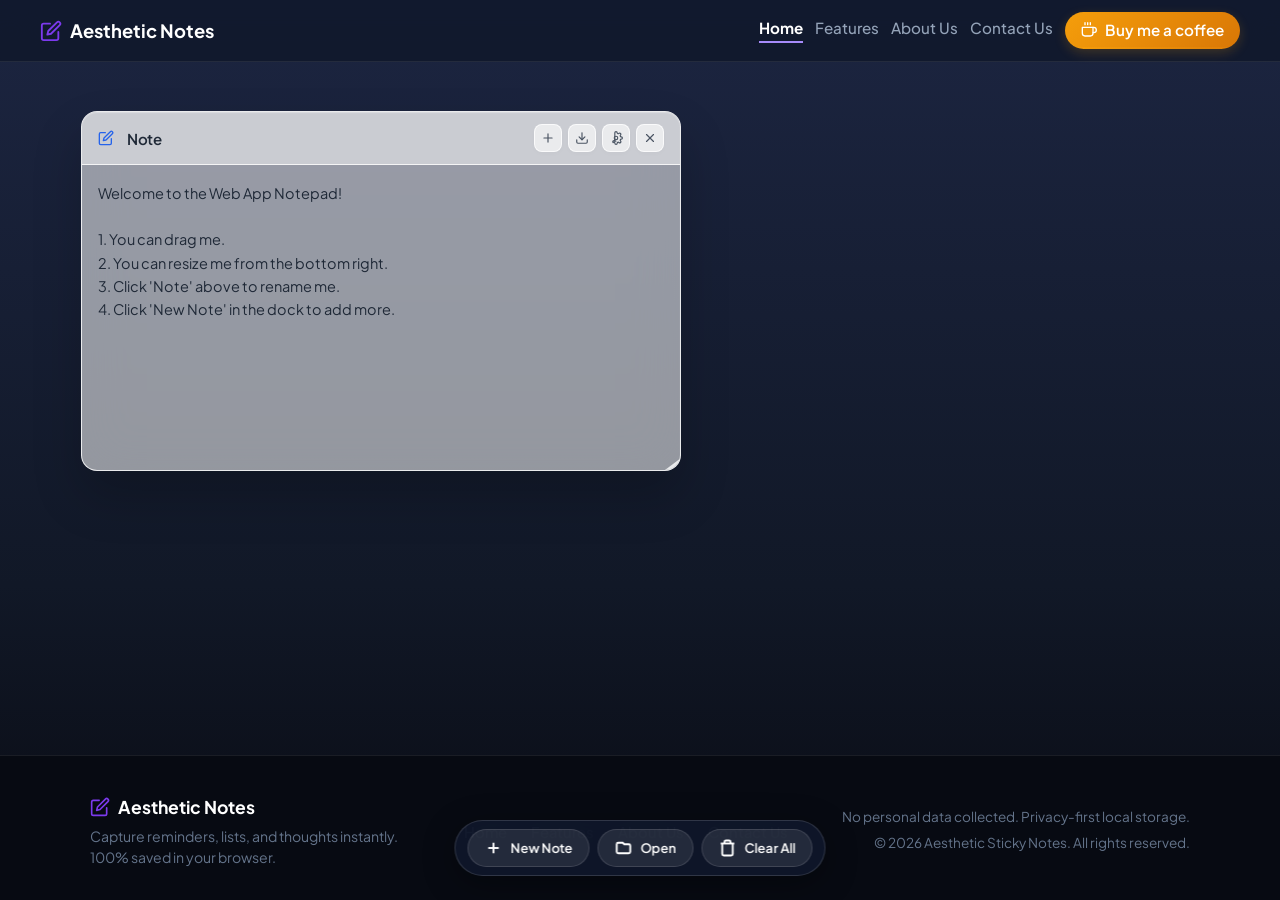
<file: index.html>
<!DOCTYPE html>
<html lang="en">

<head>
    <meta charset="UTF-8">
    <meta name="viewport" content="width=device-width, initial-scale=1.0">
    <title>Free Online Sticky Notes – Aesthetic Sticky Notes</title>
    <meta name="google-site-verification" content="dnOB3IUpmsE20xTmhNJlP-fs8zDy1hXH0RvNmnJIQGU" />
    <meta name="description"
        content="Create free online sticky notes instantly. Add, edit, drag, resize and organize notes directly in your browser. No signup or installation required.">
    <meta name="keywords"
        content="sticky notes app, online sticky notes, browser notepad, digital sticky notes, note taking web app, local note storage">
    <meta name="robots" content="index, follow">
    <meta name="author" content="Aesthetic Sticky Notes">
    <meta name="theme-color" content="#4c1d95">
    <link rel="canonical" href="https://get-sticky-notes.netlify.app/">
    <link rel="robots" href="robots.txt">

    <meta property="og:title" content="Get Sticky Notes | Free Online Sticky Notes App">
    <meta property="og:description"
        content="Use browser-based sticky notes to create quick reminders, to-do lists, and ideas instantly. No account, no install, no cloud needed.">
    <meta property="og:url" content="https://get-sticky-notes.netlify.app/">
    <meta property="og:type" content="website">
    <meta property="og:site_name" content="Aesthetic Sticky Notes">
    <meta property="og:image" content="https://get-sticky-notes.netlify.app/og-image.svg">
    <meta name="twitter:card" content="summary_large_image">
    <meta name="twitter:title" content="Get Sticky Notes | Free Online Sticky Notes App">
    <meta name="twitter:description"
        content="Create, drag, and save browser sticky notes instantly. A free online notepad that keeps notes locally with no login required.">
    <meta name="twitter:image" content="https://get-sticky-notes.netlify.app/og-image.svg">

    <script type="application/ld+json">
        {
            "@context": "https://schema.org",
            "@type": "SoftwareApplication",
            "name": "Aesthetic Sticky Notes",
            "url": "https://get-sticky-notes.netlify.app/",
            "description": "Free online sticky notes for creating, organizing, dragging and resizing notes directly in your browser.",
            "applicationCategory": "ProductivityApplication",
            "operatingSystem": "Web Browser",
            "offers": {
                "@type": "Offer",
                "price": "0",
                "priceCurrency": "USD"
            },
            "keywords": [
                "sticky notes",
                "online sticky notes",
                "browser notepad",
                "productivity"
            ]
        }
    </script>
    <script type="application/ld+json">
        {
            "@context": "https://schema.org",
            "@type": "FAQPage",
            "mainEntity": [
                {
                    "@type": "Question",
                    "name": "Is Aesthetic Sticky Notes free to use?",
                    "acceptedAnswer": {
                        "@type": "Answer",
                        "text": "Yes. The app is completely free and works in your browser without downloads, sign-up, or subscriptions."
                    }
                },
                {
                    "@type": "Question",
                    "name": "Do I need an account to save notes?",
                    "acceptedAnswer": {
                        "@type": "Answer",
                        "text": "No account is required. Notes are saved locally in your browser, so you can keep them without logging in."
                    }
                },
                {
                    "@type": "Question",
                    "name": "Will my notes still be here after I close the browser?",
                    "acceptedAnswer": {
                        "@type": "Answer",
                        "text": "Yes. Notes are stored locally in browser storage and return when you reopen the page, unless you clear them."
                    }
                }
            ]
        }
    </script>

    <link rel="icon" type="image/svg+xml" href="favicon.svg">
    <link href="https://fonts.googleapis.com/css2?family=Plus+Jakarta+Sans:wght@400;500;600;700&display=swap"
        rel="stylesheet">
    <link rel="stylesheet" href="notes_app.css">

    <script async src="https://pagead2.googlesyndication.com/pagead/js/adsbygoogle.js?client=ca-pub-6251583216936846"
        crossorigin="anonymous"></script>
    <script src="transitions.js" defer></script>
</head>

<body>

    <div class="seo-shell" style="position: absolute; width: 1px; height: 1px; padding: 0; margin: -1px; overflow: hidden; clip: rect(0, 0, 0, 0); border: 0;">
        <h1>Free Online Sticky Notes</h1>
        <p>Create, organize, drag, resize and customize sticky notes directly in your browser. No signup or installation required. Aesthetic Sticky Notes makes it easy.</p>
        
        <h2>Create Sticky Notes Instantly</h2>
        <p>Your browser is your notepad. Capture your thoughts immediately.</p>
        
        <h2>Why Use Our Online Sticky Notes?</h2>
        <h3>No Signup Required</h3>
        <h3>Save Notes in Your Browser</h3>
        <h3>Drag and Resize Notes</h3>
        <h3>Customize Note Colors</h3>
        <h3>Works on Desktop and Mobile</h3>
        
        <h2>What Can You Use Sticky Notes For?</h2>
        <h3>To-Do Lists</h3>
        <h3>Quick Reminders</h3>
        <h3>Shopping Lists</h3>
        <h3>Meeting Notes</h3>
        <h3>Ideas and Brainstorming</h3>
        
        <h2>How Online Sticky Notes Work</h2>
        <p>We use HTML5 localStorage to save your notes right in your browser securely.</p>
    </div>

    <header class="main-navbar">
        <div class="nav-container">
            <a href="index.html" class="nav-logo">
                <svg viewBox="0 0 24 24" fill="none" stroke="currentColor" stroke-width="2" stroke-linecap="round"
                    stroke-linejoin="round">
                    <path d="M11 4H4a2 2 0 0 0-2 2v14a2 2 0 0 0 2 2h14a2 2 0 0 0 2-2v-7"></path>
                    <path d="M18.5 2.5a2.121 2.121 0 0 1 3 3L12 15l-4 1 1-4 9.5-9.5z"></path>
                </svg>
                <span>Aesthetic Notes</span>
            </a>
            <nav class="nav-links">
                <a href="index.html" class="nav-link active">Home</a>
                <a href="features.html" class="nav-link">Features</a>
                <a href="about.html" class="nav-link">About Us</a>
                <a href="contact.html" class="nav-link">Contact Us</a>
                <a href="coffee.html" class="coffee-btn">
                    <svg viewBox="0 0 24 24" fill="none" stroke="currentColor" stroke-width="2" stroke-linecap="round"
                        stroke-linejoin="round">
                        <path d="M18 8h1a4 4 0 0 1 0 8h-1"></path>
                        <path d="M2 8h16v9a4 4 0 0 1-4 4H6a4 4 0 0 1-4-4V8z"></path>
                        <line x1="6" y1="1" x2="6" y2="4"></line>
                        <line x1="10" y1="1" x2="10" y2="4"></line>
                        <line x1="14" y1="1" x2="14" y2="4"></line>
                    </svg>
                    Buy me a coffee
                </a>
            </nav>
        </div>
    </header>



    <div id="desktop">
    </div>

    <div id="dock">
        <button class="dock-btn" id="new-note-main" onclick="spawnNotepad()">
            <svg viewBox="0 0 24 24">
                <line x1="12" y1="5" x2="12" y2="19"></line>
                <line x1="5" y1="12" x2="19" y2="12"></line>
            </svg>
            New Note
        </button>
        <button class="dock-btn" onclick="triggerFileOpen()">
            <svg viewBox="0 0 24 24">
                <path d="M3 7v10a2 2 0 0 0 2 2h14a2 2 0 0 0 2-2V9a2 2 0 0 0-2-2h-6l-2-2H5a2 2 0 0 0-2 2z"></path>
            </svg>
            Open
        </button>
        <button class="dock-btn" onclick="clearAllNotes()">
            <svg viewBox="0 0 24 24">
                <polyline points="3 6 5 6 21 6"></polyline>
                <path d="M19 6v14a2 2 0 0 1-2 2H7a2 2 0 0 1-2-2V6m3 0V4a2 2 0 0 1 2-2h4a2 2 0 0 1 2 2v2"></path>
            </svg>
            Clear All
        </button>
    </div>

    <script>
        let notepadPrefs = {};
        let savedNotesMap = {};
        let activeZIndex = 100;

        let isPlayground = new URLSearchParams(window.location.search).get('playground') === 'true';

        function initializeApp() {
            if (isPlayground) {
                // Hide header, footer, seo shell for a clean sandbox
                const header = document.querySelector('.main-navbar');
                const footer = document.querySelector('.site-footer');
                const seo = document.querySelector('.seo-shell');
                if (header) header.style.display = 'none';
                if (footer) footer.style.display = 'none';
                if (seo) seo.style.display = 'none';
                
                // Spawn tutorial notes
                spawnNotepad(null, "Click my top bar and hold to drag me around the screen!", "1. Drag Me");
                setTimeout(() => {
                    spawnNotepad(null, "Click and drag my bottom-right corner to change my size.", "2. Resize Me");
                }, 100);
                setTimeout(() => {
                    spawnNotepad(null, "Click my gear icon above and choose a cool theme like 'Matcha' or 'Cyberpunk'.", "3. Customize Me");
                }, 200);
                return;
            }

            const storedPrefs = localStorage.getItem('webapp_notepadPrefs');
            const storedNotes = localStorage.getItem('webapp_savedNotesMap');

            if (storedPrefs) notepadPrefs = JSON.parse(storedPrefs);
            if (storedNotes) savedNotesMap = JSON.parse(storedNotes);

            const noteIds = Object.keys(savedNotesMap);

            if (noteIds.length > 0) {
                noteIds.forEach((id) => {
                    spawnNotepad(id);
                });
            } else {
                spawnNotepad(null, "Welcome to the Web App Notepad!\n\n1. You can drag me.\n2. You can resize me from the bottom right.\n3. Click 'Note' above to rename me.\n4. Click 'New Note' in the dock to add more.");
            }
        }

        window.addEventListener('keydown', (e) => {
            if (e.ctrlKey && e.key.toLowerCase() === 'o') {
                e.preventDefault();
                triggerFileOpen();
            }
        });

        function triggerFileOpen() {
            const input = document.createElement('input');
            input.type = 'file';
            input.accept = 'text/plain, text/html, text/css, text/javascript, application/json, .md, .csv';
            input.onchange = (e) => {
                const file = e.target.files[0];
                if (!file) return;

                const reader = new FileReader();
                reader.onload = (event) => {
                    const content = event.target.result;
                    let fileName = file.name;
                    fileName = fileName.substring(0, fileName.lastIndexOf('.')) || fileName;
                    spawnNotepad(null, content, fileName);
                    showCustomToast(`Opened: ${file.name}`);
                };
                reader.readAsText(file);
            };
            input.click();
        }

        function showCustomToast(message) {
            const toast = document.createElement('div');
            toast.className = 'toast-msg';
            toast.innerText = message;
            document.body.appendChild(toast);

            setTimeout(() => toast.classList.add('show'), 10);
            setTimeout(() => {
                toast.classList.remove('show');
                setTimeout(() => toast.remove(), 300);
            }, 3000);
        }

        function clearAllNotes() {
            localStorage.removeItem('webapp_savedNotesMap');
            savedNotesMap = {};
            document.getElementById('desktop').innerHTML = '';
            showCustomToast("All notes cleared!");
        }

        function spawnNotepad(existingId = null, initialText = "", customTitle = null) {
            const noteId = existingId || 'note_' + Date.now();
            let noteData = savedNotesMap[noteId];

            if (!noteData) {
                noteData = { text: initialText, title: customTitle || "Note" };
            } else if (typeof noteData === 'string') {
                noteData = { text: noteData + (initialText ? '\n\n' + initialText : ''), title: customTitle || "Note" };
            } else {
                if (initialText) noteData.text += (noteData.text ? '\n\n' : '') + initialText;
                if (customTitle && !existingId) noteData.title = customTitle;
            }

            savedNotesMap[noteId] = noteData;
            if (!isPlayground) {
                localStorage.setItem('webapp_savedNotesMap', JSON.stringify(savedNotesMap));
            }

            const noteEl = document.createElement('div');
            noteEl.className = 'custom-floating-notepad';
            noteEl.dataset.noteId = noteId;
            noteEl.dataset.theme = notepadPrefs.theme || 'light';

            if (noteData.left !== undefined && noteData.top !== undefined) {
                noteEl.style.left = noteData.left + 'px';
                noteEl.style.top = noteData.top + 'px';
            } else {
                const bounds = typeof getViewportBounds === 'function' ? getViewportBounds() : { minY: 50 };
                const isMobile = window.innerWidth <= 640;
                if (isMobile) {
                    const count = document.querySelectorAll('.custom-floating-notepad').length;
                    const offset = (count * 15) % 60;
                    noteEl.style.top = (bounds.minY + 10 + offset) + 'px';
                    noteEl.style.left = '10px';
                } else {
                    const offset = Math.floor(Math.random() * 50);
                    noteEl.style.top = (bounds.minY + offset) + 'px';
                    noteEl.style.left = (50 + offset + (document.querySelectorAll('.custom-floating-notepad').length * 20)) + 'px';
                }
            }
            
            if (noteData.width !== undefined && noteData.height !== undefined) {
                noteEl.style.width = noteData.width + 'px';
                noteEl.style.height = noteData.height + 'px';
            }
            
            // Enforce constraints immediately
            if (typeof applyNoteConstraints === 'function') {
                applyNoteConstraints(noteEl);
            }

            noteEl.style.zIndex = ++activeZIndex;
            
            const resizeObserver = new ResizeObserver(() => {
                if (typeof applyNoteConstraints === 'function') {
                    applyNoteConstraints(noteEl);
                }
                savedNotesMap[noteId].width = noteEl.offsetWidth;
                savedNotesMap[noteId].height = noteEl.offsetHeight;
                if (!isPlayground) {
                    localStorage.setItem('webapp_savedNotesMap', JSON.stringify(savedNotesMap));
                }
            });
            resizeObserver.observe(noteEl);

            noteEl.innerHTML = `
                <div class="notepad-header">
                    <div class="np-title-container">
                        <svg viewBox="0 0 24 24"><path d="M11 4H4a2 2 0 0 0-2 2v14a2 2 0 0 0 2 2h14a2 2 0 0 0 2-2v-7"></path><path d="M18.5 2.5a2.121 2.121 0 0 1 3 3L12 15l-4 1 1-4 9.5-9.5z"></path></svg>
                        <h2 class="np-note-title" contenteditable="true" spellcheck="false" title="Click to rename">${noteData.title}</h2>
                    </div>
                    <div class="notepad-controls">
                        <span class="save-status">Saved</span>
                        <button class="np-btn np-new-btn" title="Create New Note">
                            <svg viewBox="0 0 24 24"><line x1="12" y1="5" x2="12" y2="19"></line><line x1="5" y1="12" x2="19" y2="12"></line></svg>
                        </button>
                        <button class="np-btn np-download-btn" title="Download">
                            <svg viewBox="0 0 24 24"><path d="M21 15v4a2 2 0 0 1-2 2H5a2 2 0 0 1-2-2v-4"></path><polyline points="7 10 12 15 17 10"></polyline><line x1="12" y1="15" x2="12" y2="3"></line></svg>
                        </button>
                        <button class="np-btn np-settings-btn" title="Settings">
                            <svg viewBox="0 0 24 24"><circle cx="12" cy="12" r="3"></circle><path d="M19.4 15a1.65 1.65 0 0 0 .33 1.82l.06.06a2 2 0 0 1 0 2.83 2 2 0 0 1-2.83 0l-.06-.06a1.65 1.65 0 0 0-1.82-.33 1.65 1.65 0 0 0-1 1.51V21a2 2 0 0 1-2 2 2 2 0 0 1-2-2v-.09A1.65 1.65 0 0 0 9 19.4a1.65 1.65 0 0 0-1.82.33l-.06.06a2 2 0 0 1 0-2.83 2 2 0 0 1 2.83 0l.06.06a1.65 1.65 0 0 0 1.82.33H9a1.65 1.65 0 0 0 1-1.51V3a2 2 0 0 1 2-2 2 2 0 0 1 2 2v.09a1.65 1.65 0 0 0 1 1.51 1.65 1.65 0 0 0 1.82-.33l.06-.06a2 2 0 0 1 2.83 0 2 2 0 0 1 0 2.83l-.06.06a1.65 1.65 0 0 0-.33 1.82V9a1.65 1.65 0 0 0 1.51 1H21a2 2 0 0 1 2 2 2 2 0 0 1-2 2h-.09a1.65 1.65 0 0 0-1.51 1z"></path></svg>
                        </button>
                        <button class="np-btn np-close-btn" title="Delete Note">
                            <svg viewBox="0 0 24 24"><line x1="18" y1="6" x2="6" y2="18"></line><line x1="6" y1="6" x2="18" y2="18"></line></svg>
                        </button>
                    </div>
                </div>
                
                <div class="np-settings-panel">
                    <div class="np-setting-group">
                        <label for="theme-${noteId}">Theme:</label>
                        <select id="theme-${noteId}" class="np-theme-select">
                            <option value="light">Light Glass</option>
                            <option value="dark">Dark Obsidian</option>
                            <option value="matcha">Matcha Green</option>
                            <option value="lavender">Lavender Haze</option>
                            <option value="midnight">Midnight Blue</option>
                            <option value="sakura">Sakura Pink</option>
                            <option value="sunset">Sunset Glow</option>
                            <option value="ocean">Ocean Breeze</option>
                            <option value="mocha">Coffee Mocha</option>
                            <option value="cyberpunk">Cyberpunk Neon</option>
                        </select>
                    </div>
                    <div class="np-setting-group">
                        <label for="font-${noteId}">Font:</label>
                        <select id="font-${noteId}" class="np-font-select">
                            <option value="system-ui, -apple-system, sans-serif">Default Modern</option>
                            <option value="Trebuchet MS, sans-serif">Trebuchet</option>
                            <option value="Courier New, monospace">Typewriter</option>
                            <option value="Consolas, monospace">Code</option>
                            <option value="Georgia, serif">Classic</option>
                            <option value="'Comic Sans MS', cursive">Casual</option>
                            <option value="'Segoe Print', 'Ink Free', cursive">Handwritten</option>
                        </select>
                    </div>
                    <div class="np-setting-group">
                        <label for="size-${noteId}">Text Size:</label>
                        <div style="display: flex; align-items: center; gap: 8px;">
                            <input type="range" id="size-${noteId}" class="np-size-slider" min="10" max="30" value="14.5">
                            <span class="np-size-display" style="width: 20px; font-weight: bold; text-align: right;">14</span>
                        </div>
                    </div>
                    <div class="np-setting-group">
                        <label for="bgfile-${noteId}">Bg Image:</label>
                        <div class="np-file-wrapper">
                            <button class="np-bg-upload-btn">Upload</button>
                            <input type="file" id="bgfile-${noteId}" class="np-file-input" accept="image/*" style="display: none;">
                            <button class="np-bg-clear-btn">Clear</button>
                        </div>
                    </div>
                </div>

                <textarea id="textarea-${noteId}" class="notepad-textarea" placeholder="Type your notes here..."></textarea>
            `;

            document.getElementById('desktop').appendChild(noteEl);

            const header = noteEl.querySelector('.notepad-header');
            const titleEl = noteEl.querySelector('.np-note-title');
            const textarea = noteEl.querySelector('.notepad-textarea');
            const newBtn = noteEl.querySelector('.np-new-btn');
            const closeBtn = noteEl.querySelector('.np-close-btn');
            const settingsBtn = noteEl.querySelector('.np-settings-btn');
            const downloadBtn = noteEl.querySelector('.np-download-btn');
            const settingsPanel = noteEl.querySelector('.np-settings-panel');
            const saveStatus = noteEl.querySelector('.save-status');

            textarea.value = noteData.text;
            applyStylesToNote(noteEl, textarea);

            noteEl.addEventListener('mousedown', () => { noteEl.style.zIndex = ++activeZIndex; });
            newBtn.addEventListener('click', () => { spawnNotepad(); });

            closeBtn.addEventListener('click', () => {
                noteEl.style.opacity = '0';
                noteEl.style.transform = 'scale(0.9)';
                setTimeout(() => {
                    noteEl.remove();
                    delete savedNotesMap[noteId];
                    if (!isPlayground) {
                        localStorage.setItem('webapp_savedNotesMap', JSON.stringify(savedNotesMap));
                    }
                }, 250);
            });

            settingsBtn.addEventListener('click', () => settingsPanel.classList.toggle('active'));

            downloadBtn.addEventListener('click', () => {
                if (!textarea.value.trim()) return showCustomToast("Note is empty!");
                const safeTitle = titleEl.innerText.trim().replace(/[<>:"/\\|?*]+/g, '_') || "Note";
                const url = URL.createObjectURL(new Blob([textarea.value], { type: "text/plain" }));
                const a = document.createElement("a");
                a.href = url; a.download = `${safeTitle}.txt`;
                document.body.appendChild(a); a.click(); document.body.removeChild(a);
                URL.revokeObjectURL(url);
                showCustomToast("File Downloaded!");
            });

            titleEl.addEventListener('keydown', (e) => {
                if (e.key === 'Enter') { e.preventDefault(); titleEl.blur(); }
            });

            titleEl.addEventListener('input', () => {
                savedNotesMap[noteId] = { text: textarea.value, title: titleEl.innerText };
                if (!isPlayground) {
                    localStorage.setItem('webapp_savedNotesMap', JSON.stringify(savedNotesMap));
                }
            });

            let typingTimer;
            textarea.addEventListener('input', () => {
                clearTimeout(typingTimer);
                saveStatus.style.opacity = '0';
                typingTimer = setTimeout(() => {
                    savedNotesMap[noteId] = { text: textarea.value, title: titleEl.innerText };
                    if (!isPlayground) {
                        localStorage.setItem('webapp_savedNotesMap', JSON.stringify(savedNotesMap));
                    }
                    saveStatus.style.opacity = '1';
                    setTimeout(() => saveStatus.style.opacity = '0', 1500);
                }, 500);
            });

            const themeSelect = noteEl.querySelector('.np-theme-select');
            const fontSelect = noteEl.querySelector('.np-font-select');
            const sizeSlider = noteEl.querySelector('.np-size-slider');
            const sizeDisplay = noteEl.querySelector('.np-size-display');
            const fileInput = noteEl.querySelector('.np-file-input');
            const uploadBtn = noteEl.querySelector('.np-bg-upload-btn');
            const clearBtn = noteEl.querySelector('.np-bg-clear-btn');

            if (notepadPrefs.theme) themeSelect.value = notepadPrefs.theme;
            if (notepadPrefs.font) fontSelect.value = notepadPrefs.font;
            if (notepadPrefs.fontSize) {
                sizeSlider.value = notepadPrefs.fontSize;
                sizeDisplay.innerText = Math.round(notepadPrefs.fontSize);
            }

            function saveAndApplyGlobal(imageData = null, clearImg = false) {
                notepadPrefs.theme = themeSelect.value;
                notepadPrefs.font = fontSelect.value;
                notepadPrefs.fontSize = sizeSlider.value;
                if (imageData) notepadPrefs.bgImage = imageData;
                else if (clearImg) notepadPrefs.bgImage = null;

                if (!isPlayground) {
                    localStorage.setItem('webapp_notepadPrefs', JSON.stringify(notepadPrefs));
                }

                document.querySelectorAll('.custom-floating-notepad').forEach(note => {
                    applyStylesToNote(note, note.querySelector('.notepad-textarea'));
                    note.querySelector('.np-theme-select').value = notepadPrefs.theme;
                    note.querySelector('.np-font-select').value = notepadPrefs.font;
                    note.querySelector('.np-size-slider').value = notepadPrefs.fontSize;
                    note.querySelector('.np-size-display').innerText = Math.round(notepadPrefs.fontSize);
                });
            }

            themeSelect.addEventListener('change', () => saveAndApplyGlobal());
            fontSelect.addEventListener('change', () => saveAndApplyGlobal());
            sizeSlider.addEventListener('input', (e) => {
                sizeDisplay.innerText = Math.round(e.target.value);
                saveAndApplyGlobal();
            });

            uploadBtn.addEventListener('click', () => fileInput.click());
            clearBtn.addEventListener('click', () => saveAndApplyGlobal(null, true));

            fileInput.addEventListener('change', (e) => {
                const file = e.target.files[0];
                if (file) {
                    const reader = new FileReader();
                    reader.onload = (event) => saveAndApplyGlobal(event.target.result);
                    reader.readAsDataURL(file);
                }
            });

            let dragOffsetX = 0;
            let dragOffsetY = 0;

            header.addEventListener('pointerdown', dragStart);

            function dragStart(e) {
                // Do not drag if clicking a button or title
                if (e.target.closest('button') || e.target.tagName === 'SPAN' || e.target.closest('.np-note-title')) return;

                e.preventDefault();
                noteEl.style.zIndex = ++activeZIndex;

                const rect = noteEl.getBoundingClientRect();
                dragOffsetX = e.clientX - rect.left;
                dragOffsetY = e.clientY - rect.top;

                header.setPointerCapture(e.pointerId);
                header.addEventListener('pointermove', drag);
                header.addEventListener('pointerup', dragEnd);
                header.addEventListener('pointercancel', dragEnd);
            }

            function drag(e) {
                e.preventDefault();

                let newLeft = e.clientX - dragOffsetX;
                let newTop = e.clientY - dragOffsetY;

                noteEl.style.left = newLeft + "px";
                noteEl.style.top = newTop + "px";
                
                // Use applyNoteConstraints to enforce boundaries dynamically as we drag
                if (typeof applyNoteConstraints === 'function') {
                    applyNoteConstraints(noteEl);
                }
            }

            function dragEnd(e) {
                header.releasePointerCapture(e.pointerId);
                header.removeEventListener('pointermove', drag);
                header.removeEventListener('pointerup', dragEnd);
                header.removeEventListener('pointercancel', dragEnd);
                
                savedNotesMap[noteId].left = parseFloat(noteEl.style.left || 0);
                savedNotesMap[noteId].top = parseFloat(noteEl.style.top || 0);
                if (!isPlayground) {
                    localStorage.setItem('webapp_savedNotesMap', JSON.stringify(savedNotesMap));
                }
                
                saveAndApplyGlobal(); 
            }

        }

        function applyStylesToNote(noteEl, textarea) {
            if (notepadPrefs.font) textarea.style.setProperty('font-family', notepadPrefs.font, 'important');
            if (notepadPrefs.fontSize) textarea.style.setProperty('--np-font-size', notepadPrefs.fontSize + 'px', 'important');
            noteEl.dataset.theme = notepadPrefs.theme || 'light';

            if (notepadPrefs.bgImage) {
                noteEl.style.backgroundImage = `linear-gradient(var(--np-bg), var(--np-bg)), url('${notepadPrefs.bgImage}')`;
            } else {
                noteEl.style.backgroundImage = 'none';
            }
        }

        // Dock drag logic
        const dock = document.getElementById('dock');
        
        let dockDragOffsetX = 0;
        let dockDragOffsetY = 0;
        let dockDragStartX = 0;
        let dockDragStartY = 0;
        let isDockDragging = false;

        // Restore saved position
        const savedDockPos = localStorage.getItem('stickyNotesMenuPosition');
        if (savedDockPos) {
            try {
                const pos = JSON.parse(savedDockPos);
                dock.style.right = 'auto';
                dock.style.bottom = 'auto';
                dock.style.left = pos.x + 'px';
                dock.style.top = pos.y + 'px';
                dock.classList.add('positioned');
            } catch (e) {
                console.error('Failed to parse dock position', e);
            }
        }

        function getViewportBounds(el) {
            const header = document.querySelector('.main-navbar');
            const footer = document.querySelector('.site-footer');
            
            let minY = 10;
            if (header) {
                const headerRect = header.getBoundingClientRect();
                if (headerRect.bottom > 0) minY = Math.max(minY, headerRect.bottom + 10);
            }
            
            let footerTop = window.innerHeight;
            if (footer) {
                const footerRect = footer.getBoundingClientRect();
                if (footerRect.top > 0 && footerRect.top < window.innerHeight) {
                    footerTop = footerRect.top;
                }
            }
            
            return {
                minX: 10,
                minY: minY,
                footerTop: footerTop
            };
        }

        function applyNoteConstraints(noteEl) {
            const bounds = getViewportBounds(noteEl);
            let currentLeft = parseFloat(noteEl.style.left || 0);
            let currentTop = parseFloat(noteEl.style.top || 0);
            const isMobile = window.innerWidth <= 640;
            
            // 1. Minimum position safety
            if (currentTop < bounds.minY) currentTop = bounds.minY;
            if (currentLeft < bounds.minX) currentLeft = bounds.minX;
            
            // 2. Responsive max dimensions
            const maxAvailableWidth = Math.max(260, window.innerWidth - 20);
            const maxAvailableHeight = Math.max(180, bounds.footerTop - bounds.minY - 15);
            
            let maxWidth = Math.max(260, window.innerWidth - currentLeft - 10);
            let maxHeight = Math.max(180, bounds.footerTop - currentTop - 10);
            
            if (isMobile) {
                maxWidth = maxAvailableWidth;
                maxHeight = maxAvailableHeight;
            }
            
            noteEl.style.maxWidth = maxWidth + 'px';
            noteEl.style.maxHeight = maxHeight + 'px';
            
            // 3. Clamp current dimensions if exceeding screen
            if (noteEl.offsetWidth > window.innerWidth - 16) {
                noteEl.style.width = (window.innerWidth - 16) + 'px';
            }
            
            const elWidth = noteEl.offsetWidth;
            const elHeight = noteEl.offsetHeight;
            
            const maxX = Math.max(bounds.minX, window.innerWidth - elWidth - 8);
            const maxY = Math.max(bounds.minY, bounds.footerTop - elHeight - 8);
            
            currentLeft = Math.max(bounds.minX, Math.min(currentLeft, maxX));
            currentTop = Math.max(bounds.minY, Math.min(currentTop, maxY));
            
            noteEl.style.left = currentLeft + 'px';
            noteEl.style.top = currentTop + 'px';
            
            return { x: currentLeft, y: currentTop };
        }

        function validateDockPosition() {
            if (dock.style.left || dock.style.top || dock.classList.contains('positioned')) {
                let currentLeft = parseFloat(dock.style.left || 0);
                let currentTop = parseFloat(dock.style.top || 0);
                
                updateDockOrientation(currentLeft);
                const clamped = clampDockPosition(currentLeft, currentTop);
                
                dock.style.left = clamped.x + 'px';
                dock.style.top = clamped.y + 'px';
            }
        }
        
        function validateAllBounds() {
            validateDockPosition();
            document.querySelectorAll('.custom-floating-notepad').forEach(note => {
                applyNoteConstraints(note);
            });
        }

        window.addEventListener('resize', validateAllBounds);
        window.addEventListener('scroll', validateAllBounds);
        window.addEventListener('orientationchange', () => {
            setTimeout(validateAllBounds, 100);
        });

        const DOCK_THRESHOLD = 80; // px from edge before switching to vertical
        const DOCK_MARGIN = 12;     // px gap between snapped dock and edge

        // Determine orientation based on x-position relative to the left/right edges.
        function updateDockOrientation(left) {
            if (window.innerWidth <= 640) {
                dock.classList.remove('docked-vertical');
                return;
            }
            const vw = window.innerWidth;
            const nearLeft  = left <= DOCK_THRESHOLD;
            const nearRight = (vw - left) <= DOCK_THRESHOLD + 150; // account for horizontal width

            if (nearLeft || nearRight) {
                dock.classList.add('docked-vertical');
            } else {
                dock.classList.remove('docked-vertical');
            }
        }

        // Clamp dock fully inside viewport (header/footer safe area).
        function clampDockPosition(left, top) {
            const header = document.querySelector('.main-navbar');
            const footer = document.querySelector('.site-footer');
            const minY = header ? header.getBoundingClientRect().bottom + 6 : 6;
            const footerTop = (footer && footer.getBoundingClientRect().top > 0 && footer.getBoundingClientRect().top < window.innerHeight)
                ? footer.getBoundingClientRect().top 
                : window.innerHeight;
            const maxY = footerTop - dock.offsetHeight - 8;
            const minX = 8;
            const maxX = Math.max(minX, window.innerWidth - dock.offsetWidth - 8);
            return {
                x: Math.max(minX, Math.min(left, maxX)),
                y: Math.max(minY, Math.min(top, Math.max(minY, maxY)))
            };
        }

        if (dock) {
            dock.addEventListener('pointerdown', dockDragStart);
            dock.addEventListener('click', (e) => {
                if (dock.hasDraggedSignificantDistance) {
                    e.preventDefault();
                    e.stopPropagation();
                }
            }, { capture: true });
        }

        function dockDragStart(e) {
            // Only trigger on primary button (left mouse click or touch)
            if (e.button !== undefined && e.button !== 0) return;

            const rect = dock.getBoundingClientRect();

            // If dock is still using CSS centering (not yet positioned by JS), convert to absolute coords now
            if (!dock.classList.contains('positioned')) {
                dock.style.left = rect.left + 'px';
                dock.style.top = rect.top + 'px';
                dock.style.bottom = 'auto';
                dock.classList.add('positioned');
            }

            dockDragOffsetX = e.clientX - rect.left;
            dockDragOffsetY = e.clientY - rect.top;
            
            dockDragStartX = e.clientX;
            dockDragStartY = e.clientY;
            dock.hasDraggedSignificantDistance = false;
            isDockDragging = true;

            window.addEventListener('pointermove', dockDrag);
            window.addEventListener('pointerup', dockDragEnd);
            window.addEventListener('pointercancel', dockDragEnd);
        }

        function dockDrag(e) {
            if (!isDockDragging) return;
            
            const dx = e.clientX - dockDragStartX;
            const dy = e.clientY - dockDragStartY;
            
            if (!dock.hasDraggedSignificantDistance) {
                if (Math.hypot(dx, dy) > 6) {
                    dock.hasDraggedSignificantDistance = true;
                } else {
                    return;
                }
            }

            e.preventDefault();

            let newLeft = e.clientX - dockDragOffsetX;
            let newTop  = e.clientY - dockDragOffsetY;

            // 1. Decide orientation based on raw pointer x
            updateDockOrientation(newLeft);

            // 2. Clamp position now that orientation is applied
            const clamped = clampDockPosition(newLeft, newTop);

            dock.style.left = clamped.x + 'px';
            dock.style.top  = clamped.y + 'px';
        }

        function dockDragEnd(e) {
            if (!isDockDragging) return;
            isDockDragging = false;
            
            window.removeEventListener('pointermove', dockDrag);
            window.removeEventListener('pointerup', dockDragEnd);
            window.removeEventListener('pointercancel', dockDragEnd);
            
            if (dock.hasDraggedSignificantDistance) {
                let left = parseFloat(dock.style.left || 0);
                let top  = parseFloat(dock.style.top  || 0);

                // Snap to edge if near it
                const vw = window.innerWidth;
                const header = document.querySelector('.main-navbar');
                const footer = document.querySelector('.site-footer');
                const minY = header ? header.getBoundingClientRect().bottom + DOCK_MARGIN : DOCK_MARGIN;
                const maxY = (footer ? footer.getBoundingClientRect().top : window.innerHeight) - dock.offsetHeight - DOCK_MARGIN;

                if (left <= DOCK_THRESHOLD) left = DOCK_MARGIN;
                else if (vw - (left + dock.offsetWidth) <= DOCK_THRESHOLD) left = vw - dock.offsetWidth - DOCK_MARGIN;

                if (top <= minY + DOCK_THRESHOLD) top = minY;
                else if (maxY - top <= DOCK_THRESHOLD) top = maxY;

                // Final clamp after snap
                const clamped = clampDockPosition(left, top);
                dock.style.left = clamped.x + 'px';
                dock.style.top  = clamped.y + 'px';

                // Re-check orientation with snapped position
                updateDockOrientation(clamped.x);

                if (!isPlayground) {
                    localStorage.setItem('stickyNotesMenuPosition', JSON.stringify({
                        x: clamped.x,
                        y: clamped.y
                    }));
                }
                
                // Keep flag alive briefly to absorb the upcoming click event caused by dragging
                setTimeout(() => { 
                    dock.hasDraggedSignificantDistance = false; 
                }, 120);
            }
        }

        window.onload = () => {
            initializeApp();
            requestAnimationFrame(() => {
                validateAllBounds();
            });
        };
    </script>
    <footer class="site-footer">
        <div class="footer-container">
            <div class="footer-brand">
                <div class="footer-logo">
                    <svg viewBox="0 0 24 24" fill="none" stroke="currentColor" stroke-width="2" stroke-linecap="round"
                        stroke-linejoin="round">
                        <path d="M11 4H4a2 2 0 0 0-2 2v14a2 2 0 0 0 2 2h14a2 2 0 0 0 2-2v-7"></path>
                        <path d="M18.5 2.5a2.121 2.121 0 0 1 3 3L12 15l-4 1 1-4 9.5-9.5z"></path>
                    </svg>
                    <span>Aesthetic Notes</span>
                </div>
                <p class="footer-tagline">Capture reminders, lists, and thoughts instantly. 100% saved in your browser.
                </p>
            </div>
            <div class="footer-links">
                <a href="index.html">Home</a>
                <a href="features.html">Features</a>
                <a href="about.html">About Us</a>
                <a href="contact.html">Contact Us</a>
            </div>
            <div class="footer-meta">
                <p class="privacy-text">No personal data collected. Privacy-first local storage.</p>
                <p class="copyright-text">&copy; 2026 Aesthetic Sticky Notes. All rights reserved.</p>
            </div>
        </div>
    </footer>

</body>

</html>
</file>
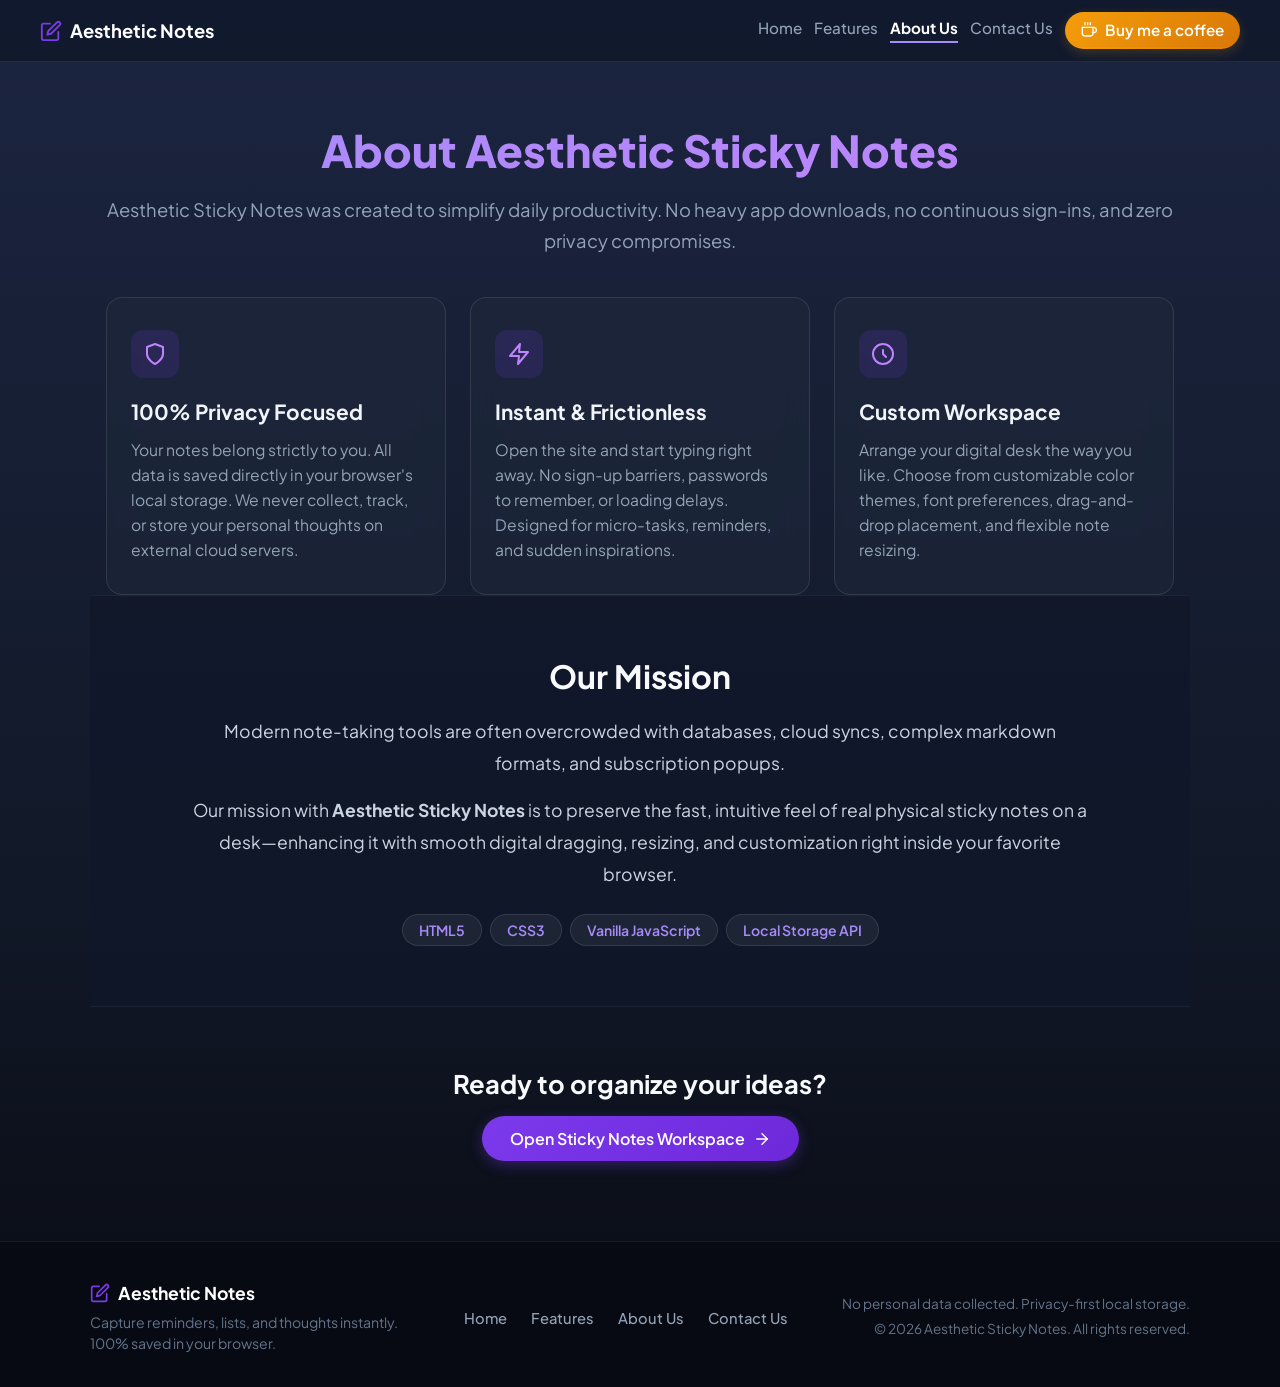
<file: about.html>
<!DOCTYPE html>
<html lang="en">

<head>
    <meta charset="UTF-8">
    <meta name="viewport" content="width=device-width, initial-scale=1.0">
    <title>About Us - Aesthetic Sticky Notes</title>
    <meta name="description"
        content="Learn about Aesthetic Sticky Notes—a free, simple, privacy-focused browser web application for capturing quick notes, tasks, and reminders without logins or clouds.">
    <meta name="keywords"
        content="about sticky notes, online notes app, browser notepad, local storage notes, aesthetic note app, privacy first notes">
    <meta name="robots" content="index, follow">
    <meta name="author" content="Aesthetic Sticky Notes">
    <meta name="theme-color" content="#4c1d95">
    <link rel="canonical" href="https://get-sticky-notes.netlify.app/about.html">
    <link rel="icon" type="image/svg+xml" href="favicon.svg">

    <meta property="og:type" content="website">
    <meta property="og:url" content="https://get-sticky-notes.netlify.app/about.html">
    <meta property="og:title" content="About Us - Aesthetic Sticky Notes">
    <meta property="og:description"
        content="Simple, fast, and privacy-first digital sticky notes designed right inside your web browser.">

    <link href="https://fonts.googleapis.com/css2?family=Plus+Jakarta+Sans:wght@400;500;600;700;800&display=swap"
        rel="stylesheet">
    <link rel="stylesheet" href="notes_app.css">

    <style>
        /* Enforce global boundary safety */
        * {
            box-sizing: border-box;
        }

        html,
        body {
            width: 100%;
            max-width: 100%;
            margin: 0;
            padding: 0;
            overflow-x: hidden;
            /* Prevents horizontal scroll drift */
        }

        body {
            background-color: #0b0f19;
            color: #f8fafc;
            min-height: 100vh;
            display: flex;
            flex-direction: column;
        }

        /* Fluid hero and sections */
        .about-hero,
        .mission-section,
        .about-grid {
            width: 100%;
            max-width: 1100px;
            margin-left: auto;
            margin-right: auto;
            padding-left: 16px;
            padding-right: 16px;
        }

        .about-hero {
            text-align: center;
            padding: 60px 16px 40px;
        }

        .about-hero h1 {
            font-size: 2.75rem;
            font-weight: 800;
            background: linear-gradient(135deg, #a78bfa 0%, #c084fc 100%);
            -webkit-background-clip: text;
            background-clip: text;
            -webkit-text-fill-color: transparent;
            margin-bottom: 16px;
        }

        .about-hero p {
            font-size: 1.15rem;
            color: #94a3b8;
            line-height: 1.7;
        }

        /* Dynamic single-column grid on mobile */
        .about-grid {
            display: grid;
            grid-template-columns: 1fr;
            /* Strict 1 column for small screens */
            gap: 16px;
            box-sizing: border-box;
        }

        @media (min-width: 768px) {
            .about-grid {
                grid-template-columns: repeat(3, 1fr);
                /* 3 columns on PC/Tablet */
                gap: 24px;
            }
        }

        .about-card {
            background: rgba(30, 41, 59, 0.6);
            border: 1px solid rgba(255, 255, 255, 0.1);
            backdrop-filter: blur(12px);
            border-radius: 16px;
            padding: 32px 24px;
            transition: transform 0.25s ease, border-color 0.25s ease;
        }

        .about-card:hover {
            transform: translateY(-4px);
            border-color: rgba(167, 139, 250, 0.4);
        }

        .about-card .icon {
            width: 48px;
            height: 48px;
            background: rgba(124, 58, 237, 0.15);
            border-radius: 12px;
            display: flex;
            align-items: center;
            justify-content: center;
            margin-bottom: 20px;
            color: #c084fc;
        }

        .about-card h3 {
            font-size: 1.3rem;
            font-weight: 700;
            margin-bottom: 12px;
            color: #f1f5f9;
        }

        .about-card p {
            color: #94a3b8;
            line-height: 1.6;
            font-size: 0.98rem;
        }

        .mission-section {
            background: rgba(15, 23, 42, 0.8);
            border-top: 1px solid rgba(255, 255, 255, 0.05);
            border-bottom: 1px solid rgba(255, 255, 255, 0.05);
            padding: 60px 20px;
            margin-bottom: 60px;
        }

        .mission-container {
            max-width: 900px;
            margin: 0 auto;
            text-align: center;
        }

        .mission-container h2 {
            font-size: 2rem;
            font-weight: 700;
            margin-bottom: 20px;
            color: #f8fafc;
        }

        .mission-container p {
            font-size: 1.1rem;
            color: #cbd5e1;
            line-height: 1.8;
            margin-bottom: 16px;
        }

        .tech-badges {
            display: flex;
            justify-content: center;
            flex-wrap: wrap;
            /* Allows badges to flow to the next line */
            gap: 8px;
            margin-top: 24px;
        }

        .tech-badge {
            background: rgba(255, 255, 255, 0.06);
            border: 1px solid rgba(255, 255, 255, 0.1);
            padding: 6px 16px;
            border-radius: 999px;
            font-size: 0.88rem;
            color: #a78bfa;
            font-weight: 600;
        }

        .footer-cta {
            text-align: center;
            padding: 0 20px 80px;
        }

        .footer-cta h3 {
            font-size: 1.6rem;
            margin-bottom: 16px;
        }

        .cta-btn {
            display: inline-flex;
            align-items: center;
            gap: 8px;
            background: linear-gradient(135deg, #7c3aed 0%, #6d28d9 100%);
            color: #ffffff;
            padding: 12px 28px;
            border-radius: 999px;
            font-weight: 600;
            text-decoration: none;
            box-shadow: 0 4px 14px rgba(124, 58, 237, 0.35);
            transition: transform 0.2s ease, box-shadow 0.2s ease;
        }

        .cta-btn:hover {
            transform: translateY(-2px);
            box-shadow: 0 6px 20px rgba(124, 58, 237, 0.5);
        }

        /* Mobile Overrides (< 768px) */
        @media (max-width: 768px) {
            .about-hero {
                padding: 40px 16px 24px;
            }

            .about-hero h1 {
                font-size: 1.85rem;
            }

            .about-hero p {
                font-size: 1rem;
            }

            .mission-section {
                padding: 40px 16px;
            }

            .mission-container h2 {
                font-size: 1.5rem;
            }

            .mission-container p {
                font-size: 0.95rem;
            }
        }
    </style>
    <script src="transitions.js" defer></script>
</head>

<body>

    <header class="main-navbar">
        <div class="nav-container">
            <a href="index.html" class="nav-logo">
                <svg viewBox="0 0 24 24" fill="none" stroke="currentColor" stroke-width="2" stroke-linecap="round"
                    stroke-linejoin="round">
                    <path d="M11 4H4a2 2 0 0 0-2 2v14a2 2 0 0 0 2 2h14a2 2 0 0 0 2-2v-7"></path>
                    <path d="M18.5 2.5a2.121 2.121 0 0 1 3 3L12 15l-4 1 1-4 9.5-9.5z"></path>
                </svg>
                <span>Aesthetic Notes</span>
            </a>
            <nav class="nav-links">
                <a href="index.html" class="nav-link">Home</a>
                <a href="features.html" class="nav-link">Features</a>
                <a href="about.html" class="nav-link active">About Us</a>
                <a href="contact.html" class="nav-link">Contact Us</a>
                <a href="coffee.html" class="coffee-btn">
                    <svg viewBox="0 0 24 24" fill="none" stroke="currentColor" stroke-width="2" stroke-linecap="round"
                        stroke-linejoin="round">
                        <path d="M18 8h1a4 4 0 0 1 0 8h-1"></path>
                        <path d="M2 8h16v9a4 4 0 0 1-4 4H6a4 4 0 0 1-4-4V8z"></path>
                        <line x1="6" y1="1" x2="6" y2="4"></line>
                        <line x1="10" y1="1" x2="10" y2="4"></line>
                        <line x1="14" y1="1" x2="14" y2="4"></line>
                    </svg>
                    Buy me a coffee
                </a>
            </nav>
        </div>
    </header>

    <main>
        <section class="about-hero">
            <h1>About Aesthetic Sticky Notes</h1>
            <p>Aesthetic Sticky Notes was created to simplify daily productivity. No heavy app downloads, no continuous
                sign-ins, and zero privacy compromises.</p>
        </section>

        <section class="about-grid">
            <div class="about-card">
                <div class="icon">
                    <svg width="24" height="24" viewBox="0 0 24 24" fill="none" stroke="currentColor" stroke-width="2"
                        stroke-linecap="round" stroke-linejoin="round">
                        <path d="M12 22s8-4 8-10V5l-8-3-8 3v7c0 6 8 10 8 10z"></path>
                    </svg>
                </div>
                <h3>100% Privacy Focused</h3>
                <p>Your notes belong strictly to you. All data is saved directly in your browser's local storage. We
                    never collect, track, or store your personal thoughts on external cloud servers.</p>
            </div>

            <div class="about-card">
                <div class="icon">
                    <svg width="24" height="24" viewBox="0 0 24 24" fill="none" stroke="currentColor" stroke-width="2"
                        stroke-linecap="round" stroke-linejoin="round">
                        <polygon points="13 2 3 14 12 14 11 22 21 10 12 10 13 2"></polygon>
                    </svg>
                </div>
                <h3>Instant & Frictionless</h3>
                <p>Open the site and start typing right away. No sign-up barriers, passwords to remember, or loading
                    delays. Designed for micro-tasks, reminders, and sudden inspirations.</p>
            </div>

            <div class="about-card">
                <div class="icon">
                    <svg width="24" height="24" viewBox="0 0 24 24" fill="none" stroke="currentColor" stroke-width="2"
                        stroke-linecap="round" stroke-linejoin="round">
                        <circle cx="12" cy="12" r="10"></circle>
                        <path d="M12 8v4l3 3"></path>
                    </svg>
                </div>
                <h3>Custom Workspace</h3>
                <p>Arrange your digital desk the way you like. Choose from customizable color themes, font preferences,
                    drag-and-drop placement, and flexible note resizing.</p>
            </div>
        </section>

        <section class="mission-section">
            <div class="mission-container">
                <h2>Our Mission</h2>
                <p>
                    Modern note-taking tools are often overcrowded with databases, cloud syncs, complex markdown
                    formats, and subscription popups.
                </p>
                <p>
                    Our mission with <strong>Aesthetic Sticky Notes</strong> is to preserve the fast, intuitive feel of
                    real physical sticky notes on a desk—enhancing it with smooth digital dragging, resizing, and
                    customization right inside your favorite browser.
                </p>
                <div class="tech-badges">
                    <span class="tech-badge">HTML5</span>
                    <span class="tech-badge">CSS3</span>
                    <span class="tech-badge">Vanilla JavaScript</span>
                    <span class="tech-badge">Local Storage API</span>
                </div>
            </div>
        </section>

        <section class="footer-cta">
            <h3>Ready to organize your ideas?</h3>
            <a href="index.html" class="cta-btn">
                <span>Open Sticky Notes Workspace</span>
                <svg width="18" height="18" viewBox="0 0 24 24" fill="none" stroke="currentColor" stroke-width="2"
                    stroke-linecap="round" stroke-linejoin="round">
                    <line x1="5" y1="12" x2="19" y2="12"></line>
                    <polyline points="12 5 19 12 12 19"></polyline>
                </svg>
            </a>
        </section>
    </main>
    <footer class="site-footer">
        <div class="footer-container">
            <div class="footer-brand">
                <div class="footer-logo">
                    <svg viewBox="0 0 24 24" fill="none" stroke="currentColor" stroke-width="2" stroke-linecap="round"
                        stroke-linejoin="round">
                        <path d="M11 4H4a2 2 0 0 0-2 2v14a2 2 0 0 0 2 2h14a2 2 0 0 0 2-2v-7"></path>
                        <path d="M18.5 2.5a2.121 2.121 0 0 1 3 3L12 15l-4 1 1-4 9.5-9.5z"></path>
                    </svg>
                    <span>Aesthetic Notes</span>
                </div>
                <p class="footer-tagline">Capture reminders, lists, and thoughts instantly. 100% saved in your browser.
                </p>
            </div>
            <div class="footer-links">
                <a href="index.html">Home</a>
                <a href="features.html">Features</a>
                <a href="about.html">About Us</a>
                <a href="contact.html">Contact Us</a>
            </div>
            <div class="footer-meta">
                <p class="privacy-text">No personal data collected. Privacy-first local storage.</p>
                <p class="copyright-text">&copy; 2026 Aesthetic Sticky Notes. All rights reserved.</p>
            </div>
        </div>
    </footer>

</body>

</html>
</file>
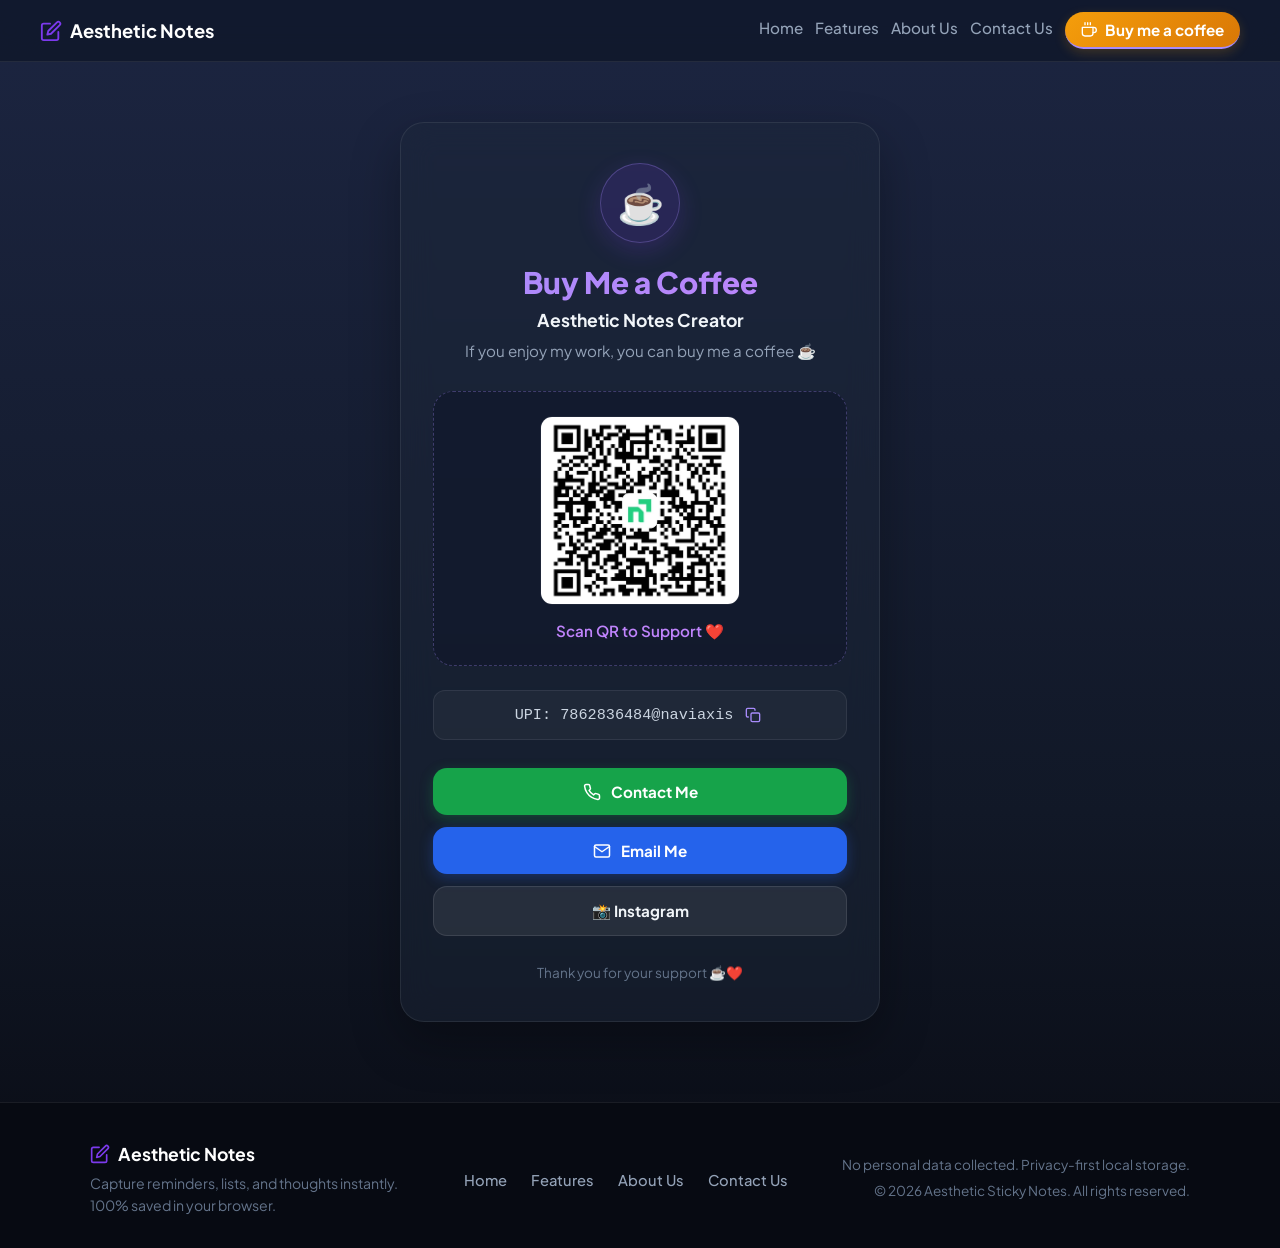
<file: coffee.html>
<!DOCTYPE html>
<html lang="en">

<head>
    <meta charset="UTF-8">
    <meta name="viewport" content="width=device-width, initial-scale=1.0">
    <title>Buy Me a Coffee - Support Aesthetic Sticky Notes</title>
    <meta name="description"
        content="Support the creator of Aesthetic Sticky Notes. Buy me a coffee, get in touch, or scan the QR code to donate.">
    <link rel="icon" type="image/svg+xml" href="favicon.svg">

    <link href="https://fonts.googleapis.com/css2?family=Plus+Jakarta+Sans:wght@400;500;600;700;800&display=swap"
        rel="stylesheet">
    <link rel="stylesheet" href="notes_app.css">

    <style>
        body {
            background-color: #0b0f19;
            color: #f8fafc;
            min-height: 100vh;
            display: flex;
            flex-direction: column;
            align-items: center;
        }

        .coffee-container {
            flex: 1;
            display: flex;
            align-items: center;
            justify-content: center;
            padding: 60px 20px 80px;
            width: 100%;
        }

        .coffee-card {
            width: 100%;
            max-width: 480px;
            background: rgba(30, 41, 59, 0.45);
            border: 1px solid rgba(255, 255, 255, 0.08);
            backdrop-filter: blur(16px);
            -webkit-backdrop-filter: blur(16px);
            border-radius: 24px;
            padding: 40px 32px;
            text-align: center;
            box-shadow: 0 20px 50px rgba(0, 0, 0, 0.3);
        }

        .coffee-avatar {
            width: 80px;
            height: 80px;
            margin: 0 auto 20px;
            background: rgba(124, 58, 237, 0.15);
            border: 1px solid rgba(167, 139, 250, 0.3);
            border-radius: 50%;
            display: flex;
            justify-content: center;
            align-items: center;
            font-size: 38px;
            box-shadow: 0 8px 24px rgba(124, 58, 237, 0.2);
        }

        .coffee-card h1 {
            margin: 0 0 8px;
            font-size: 1.85rem;
            font-weight: 800;
            background: linear-gradient(135deg, #a78bfa 0%, #c084fc 100%);
            -webkit-background-clip: text;
            background-clip: text;
            -webkit-text-fill-color: transparent;
        }

        .creator-name {
            font-size: 1.1rem;
            font-weight: 700;
            color: #f1f5f9;
            margin-bottom: 8px;
        }

        .creator-tagline {
            color: #94a3b8;
            line-height: 1.6;
            margin-bottom: 28px;
            font-size: 0.95rem;
        }

        .qr-wrapper {
            background: rgba(15, 23, 42, 0.6);
            border: 1px dashed rgba(167, 139, 250, 0.3);
            border-radius: 20px;
            padding: 24px;
            margin-bottom: 24px;
            transition: border-color 0.3s ease;
        }

        .qr-wrapper:hover {
            border-color: rgba(167, 139, 250, 0.6);
        }

        .qr-wrapper img {
            width: 200px;
            max-width: 100%;
            border-radius: 12px;
            display: block;
            margin: auto;
            border: 1px solid rgba(255, 255, 255, 0.05);
        }

        .qr-scan-text {
            margin-top: 16px;
            font-weight: 600;
            color: #c084fc;
            font-size: 0.95rem;
        }

        .upi-badge {
            background: rgba(255, 255, 255, 0.04);
            border: 1px solid rgba(255, 255, 255, 0.08);
            padding: 12px 16px;
            border-radius: 12px;
            margin: 20px 0 28px;
            font-family: monospace;
            font-size: 0.95rem;
            color: #cbd5e1;
            word-break: break-all;
            display: flex;
            align-items: center;
            justify-content: center;
            gap: 8px;
        }

        .upi-copy-btn {
            background: none;
            border: none;
            color: #a78bfa;
            cursor: pointer;
            padding: 4px;
            display: flex;
            align-items: center;
            transition: color 0.2s ease;
        }

        .upi-copy-btn:hover {
            color: #c084fc;
        }

        .support-buttons {
            display: flex;
            flex-direction: column;
            gap: 12px;
        }

        .support-btn {
            display: flex;
            align-items: center;
            justify-content: center;
            gap: 10px;
            text-decoration: none;
            padding: 14px 18px;
            border-radius: 14px;
            font-weight: 700;
            font-size: 0.95rem;
            transition: transform 0.2s ease, box-shadow 0.2s ease;
        }

        .support-btn:hover {
            transform: translateY(-2px);
        }

        .btn-phone {
            background: #16a34a;
            color: #ffffff;
            box-shadow: 0 4px 14px rgba(22, 163, 74, 0.3);
        }

        .btn-email {
            background: #2563eb;
            color: #ffffff;
            box-shadow: 0 4px 14px rgba(37, 99, 235, 0.3);
        }

        .btn-social {
            background: rgba(255, 255, 255, 0.08);
            color: #f1f5f9;
            border: 1px solid rgba(255, 255, 255, 0.1);
        }

        .btn-social:hover {
            background: rgba(255, 255, 255, 0.12);
        }

        .coffee-footer {
            margin-top: 28px;
            color: #64748b;
            font-size: 0.85rem;
        }

        @media (max-width: 480px) {
            .coffee-card {
                padding: 32px 20px;
            }

            .coffee-card h1 {
                font-size: 1.6rem;
            }
        }
    </style>

    <script src="transitions.js" defer></script>
</head>

<body>

    <!-- Main Navigation Bar -->
    <header class="main-navbar">
        <div class="nav-container">
            <a href="index.html" class="nav-logo">
                <svg viewBox="0 0 24 24" fill="none" stroke="currentColor" stroke-width="2" stroke-linecap="round"
                    stroke-linejoin="round">
                    <path d="M11 4H4a2 2 0 0 0-2 2v14a2 2 0 0 0 2 2h14a2 2 0 0 0 2-2v-7"></path>
                    <path d="M18.5 2.5a2.121 2.121 0 0 1 3 3L12 15l-4 1 1-4 9.5-9.5z"></path>
                </svg>
                <span>Aesthetic Notes</span>
            </a>
            <nav class="nav-links">
                <a href="index.html" class="nav-link">Home</a>
                <a href="features.html" class="nav-link">Features</a>
                <a href="about.html" class="nav-link">About Us</a>
                <a href="contact.html" class="nav-link">Contact Us</a>
                <a href="coffee.html" class="coffee-btn active">
                    <svg viewBox="0 0 24 24" fill="none" stroke="currentColor" stroke-width="2" stroke-linecap="round"
                        stroke-linejoin="round">
                        <path d="M18 8h1a4 4 0 0 1 0 8h-1"></path>
                        <path d="M2 8h16v9a4 4 0 0 1-4 4H6a4 4 0 0 1-4-4V8z"></path>
                        <line x1="6" y1="1" x2="6" y2="4"></line>
                        <line x1="10" y1="1" x2="10" y2="4"></line>
                        <line x1="14" y1="1" x2="14" y2="4"></line>
                    </svg>
                    Buy me a coffee
                </a>
            </nav>
        </div>
    </header>

    <!-- Support Container -->
    <main class="coffee-container">
        <div class="coffee-card">
            <div class="coffee-avatar">☕</div>
            <h1>Buy Me a Coffee</h1>

            <div class="creator-name">Aesthetic Notes Creator</div>
            <div class="creator-tagline">If you enjoy my work, you can buy me a coffee ☕</div>

            <!-- QR Code Card -->
            <div class="qr-wrapper">
                <img src="qr.jpeg" alt="UPI Scan QR Code"
                    onerror="this.src='https://api.qrserver.com/v1/create-qr-code/?size=200x200&data=upi://pay?pa=7862836484@naviaxis';">
                <div class="qr-scan-text">Scan QR to Support ❤️</div>
            </div>

            <!-- UPI Information -->
            <div class="upi-badge">
                <span>UPI: 7862836484@naviaxis</span>
                <button class="upi-copy-btn" onclick="copyUPI('7862836484@naviaxis')" title="Copy UPI ID">
                    <svg width="16" height="16" viewBox="0 0 24 24" fill="none" stroke="currentColor" stroke-width="2"
                        stroke-linecap="round" stroke-linejoin="round">
                        <rect x="9" y="9" width="13" height="13" rx="2" ry="2"></rect>
                        <path d="M5 15H4a2 2 0 0 1-2-2V4a2 2 0 0 1 2-2h9a2 2 0 0 1 2 2v1"></path>
                    </svg>
                </button>
            </div>

            <!-- Action Support Buttons -->
            <div class="support-buttons">
                <a href="tel:+917862836484" class="support-btn btn-phone">
                    <svg width="18" height="18" viewBox="0 0 24 24" fill="none" stroke="currentColor" stroke-width="2"
                        stroke-linecap="round" stroke-linejoin="round">
                        <path
                            d="M22 16.92v3a2 2 0 0 1-2.18 2 19.79 19.79 0 0 1-8.63-3.07 19.5 19.5 0 0 1-6-6 19.79 19.79 0 0 1-3.07-8.67A2 2 0 0 1 4.11 2h3a2 2 0 0 1 2 1.72 12.84 12.84 0 0 0 .7 2.81 2 2 0 0 1-.45 2.11L8.09 9.91a16 16 0 0 0 6 6l1.27-1.27a2 2 0 0 1 2.11-.45 12.84 12.84 0 0 0 2.81.7A2 2 0 0 1 22 16.92z">
                        </path>
                    </svg>
                    Contact Me
                </a>

                <a href="mailto:shivparmar2712@gmail.com" class="support-btn btn-email">
                    <svg width="18" height="18" viewBox="0 0 24 24" fill="none" stroke="currentColor" stroke-width="2"
                        stroke-linecap="round" stroke-linejoin="round">
                        <path d="M4 4h16c1.1 0 2 .9 2 2v12c0 1.1-.9 2-2 2H4c-1.1 0-2-.9-2-2V6c0-1.1.9-2 2-2z"></path>
                        <polyline points="22,6 12,13 2,6"></polyline>
                    </svg>
                    Email Me
                </a>

                <a href="https://www.instagram.com/shivayyy_2" target="_blank" rel="noopener noreferrer"
                    class="support-btn btn-social">
                    📸 Instagram
                </a>

                <!-- <a href="https://yourwebsite.com" target="_blank" rel="noopener noreferrer"
                    class="support-btn btn-social">
                    🌐 My Website
                </a> -->
            </div>

            <div class="coffee-footer">
                Thank you for your support ☕❤️
            </div>
        </div>
    </main>

    <!-- Site Footer -->
    <footer class="site-footer">
        <div class="footer-container">
            <div class="footer-brand">
                <div class="footer-logo">
                    <svg viewBox="0 0 24 24" fill="none" stroke="currentColor" stroke-width="2" stroke-linecap="round"
                        stroke-linejoin="round">
                        <path d="M11 4H4a2 2 0 0 0-2 2v14a2 2 0 0 0 2 2h14a2 2 0 0 0 2-2v-7"></path>
                        <path d="M18.5 2.5a2.121 2.121 0 0 1 3 3L12 15l-4 1 1-4 9.5-9.5z"></path>
                    </svg>
                    <span>Aesthetic Notes</span>
                </div>
                <p class="footer-tagline">Capture reminders, lists, and thoughts instantly. 100% saved in your browser.
                </p>
            </div>
            <div class="footer-links">
                <a href="index.html">Home</a>
                <a href="features.html">Features</a>
                <a href="about.html">About Us</a>
                <a href="contact.html">Contact Us</a>
            </div>
            <div class="footer-meta">
                <p class="privacy-text">No personal data collected. Privacy-first local storage.</p>
                <p class="copyright-text">&copy; 2026 Aesthetic Sticky Notes. All rights reserved.</p>
            </div>
        </div>
    </footer>

    <script>
        function copyUPI(upiId) {
            navigator.clipboard.writeText(upiId).then(() => {
                alert("UPI ID copied to clipboard!");
            });
        }
    </script>

</body>

</html>
</file>
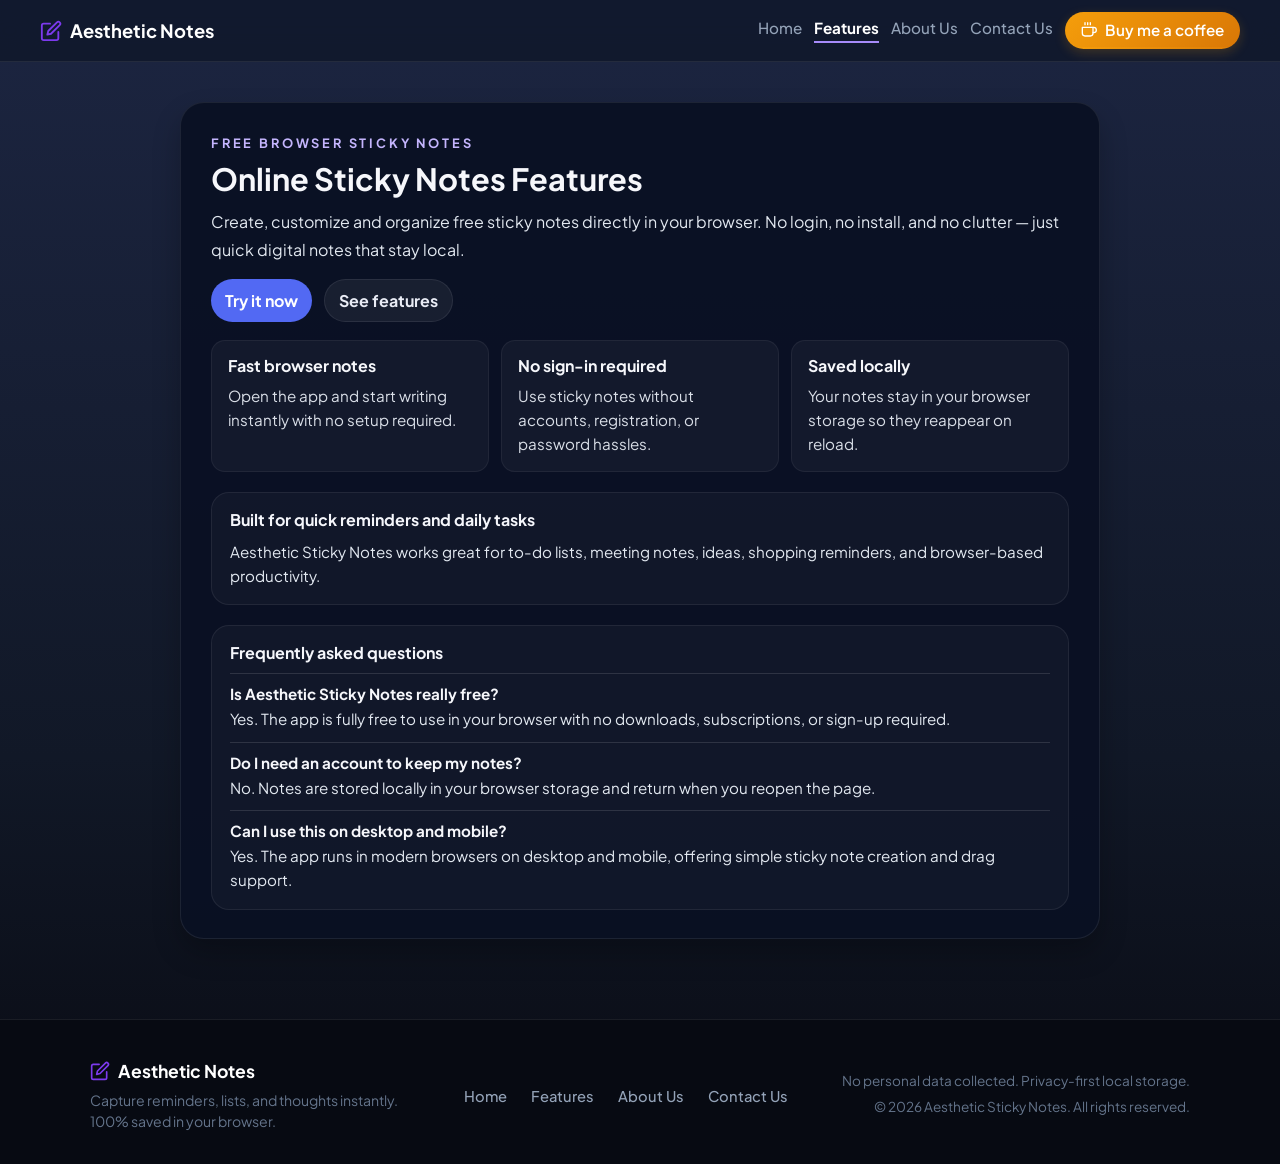
<file: features.html>
<!DOCTYPE html>
<html lang="en">

<head>
    <meta charset="UTF-8">
    <meta name="viewport" content="width=device-width, initial-scale=1.0">
    <title>Online Sticky Notes Features – Aesthetic Sticky Notes</title>
    <meta name="description"
        content="Discover the features of our free online sticky notes app. Create, customize, drag, resize, and organize digital notes directly in your browser.">
    <link rel="icon" type="image/svg+xml" href="favicon.svg">
    <link href="https://fonts.googleapis.com/css2?family=Plus+Jakarta+Sans:wght@400;500;600;700&display=swap"
        rel="stylesheet">
    <link rel="stylesheet" href="notes_app.css">
    <style>
        .seo-shell {
            margin: 40px auto 80px;
            order: 1;
        }
    </style>
    <script src="transitions.js" defer></script>
</head>

<body>

    <header class="main-navbar">
        <div class="nav-container">
            <a href="index.html" class="nav-logo">
                <svg viewBox="0 0 24 24" fill="none" stroke="currentColor" stroke-width="2" stroke-linecap="round"
                    stroke-linejoin="round">
                    <path d="M11 4H4a2 2 0 0 0-2 2v14a2 2 0 0 0 2 2h14a2 2 0 0 0 2-2v-7"></path>
                    <path d="M18.5 2.5a2.121 2.121 0 0 1 3 3L12 15l-4 1 1-4 9.5-9.5z"></path>
                </svg>
                <span>Aesthetic Notes</span>
            </a>
            <nav class="nav-links">
                <a href="index.html" class="nav-link">Home</a>
                <a href="features.html" class="nav-link active">Features</a>
                <a href="about.html" class="nav-link">About Us</a>
                <a href="contact.html" class="nav-link">Contact Us</a>
                <a href="coffee.html" class="coffee-btn">
                    <svg viewBox="0 0 24 24" fill="none" stroke="currentColor" stroke-width="2" stroke-linecap="round"
                        stroke-linejoin="round">
                        <path d="M18 8h1a4 4 0 0 1 0 8h-1"></path>
                        <path d="M2 8h16v9a4 4 0 0 1-4 4H6a4 4 0 0 1-4-4V8z"></path>
                        <line x1="6" y1="1" x2="6" y2="4"></line>
                        <line x1="10" y1="1" x2="10" y2="4"></line>
                        <line x1="14" y1="1" x2="14" y2="4"></line>
                    </svg>
                    Buy me a coffee
                </a>
            </nav>
        </div>
    </header>

    <main class="seo-shell" aria-label="Sticky notes app overview">
        <p class="seo-kicker">Free browser sticky notes</p>
        <h1>Online Sticky Notes Features</h1>
        <p class="seo-intro">
            Create, customize and organize free sticky notes directly in your browser. No login, no install, and no clutter — just
            quick digital notes that stay local.
        </p>
        <div class="seo-actions">
            <a class="seo-primary" href="index.html">Try it now</a>
            <a class="seo-secondary" href="#features">See features</a>
        </div>
        <section class="seo-features" id="features" aria-label="Key features">
            <article>
                <h2>Fast browser notes</h2>
                <p>Open the app and start writing instantly with no setup required.</p>
            </article>
            <article>
                <h2>No sign-in required</h2>
                <p>Use sticky notes without accounts, registration, or password hassles.</p>
            </article>
            <article>
                <h2>Saved locally</h2>
                <p>Your notes stay in your browser storage so they reappear on reload.</p>
            </article>
        </section>

        <section class="seo-section" id="about" aria-labelledby="seo-target-keywords">
            <h2 id="seo-target-keywords">Built for quick reminders and daily tasks</h2>
            <p>
                Aesthetic Sticky Notes works great for to-do lists, meeting notes, ideas, shopping reminders, and
                browser-based productivity.
            </p>
        </section>

        <section class="seo-faq" aria-labelledby="faq-heading">
            <h2 id="faq-heading">Frequently asked questions</h2>
            <div class="faq-item">
                <h3>Is Aesthetic Sticky Notes really free?</h3>
                <p>Yes. The app is fully free to use in your browser with no downloads, subscriptions, or sign-up
                    required.</p>
            </div>
            <div class="faq-item">
                <h3>Do I need an account to keep my notes?</h3>
                <p>No. Notes are stored locally in your browser storage and return when you reopen the page.</p>
            </div>
            <div class="faq-item">
                <h3>Can I use this on desktop and mobile?</h3>
                <p>Yes. The app runs in modern browsers on desktop and mobile, offering simple sticky note creation and
                    drag support.</p>
            </div>
        </section>
    </main>
    <footer class="site-footer">
        <div class="footer-container">
            <div class="footer-brand">
                <div class="footer-logo">
                    <svg viewBox="0 0 24 24" fill="none" stroke="currentColor" stroke-width="2" stroke-linecap="round"
                        stroke-linejoin="round">
                        <path d="M11 4H4a2 2 0 0 0-2 2v14a2 2 0 0 0 2 2h14a2 2 0 0 0 2-2v-7"></path>
                        <path d="M18.5 2.5a2.121 2.121 0 0 1 3 3L12 15l-4 1 1-4 9.5-9.5z"></path>
                    </svg>
                    <span>Aesthetic Notes</span>
                </div>
                <p class="footer-tagline">Capture reminders, lists, and thoughts instantly. 100% saved in your browser.</p>
            </div>
            <div class="footer-links">
                <a href="index.html">Home</a>
                <a href="features.html">Features</a>
                <a href="about.html">About Us</a>
                <a href="contact.html">Contact Us</a>
            </div>
            <div class="footer-meta">
                <p class="privacy-text">No personal data collected. Privacy-first local storage.</p>
                <p class="copyright-text">&copy; 2026 Aesthetic Sticky Notes. All rights reserved.</p>
            </div>
        </div>
    </footer>

</body>
</html>
</file>
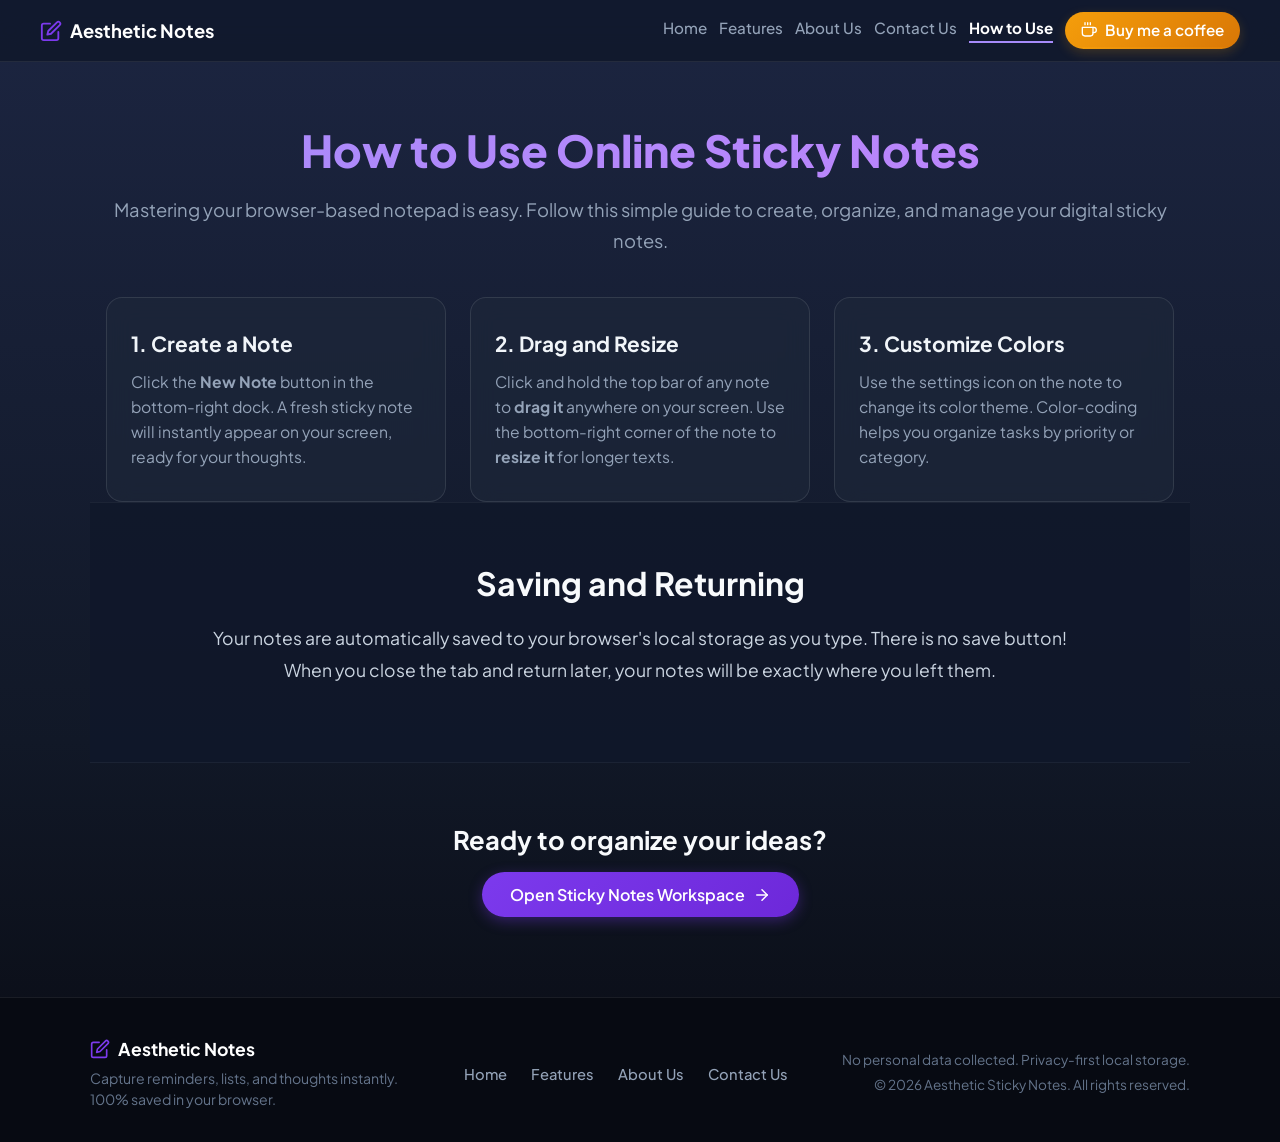
<file: how-to-use.html>
<!DOCTYPE html>
<html lang="en">

<head>
    <meta charset="UTF-8">
    <meta name="viewport" content="width=device-width, initial-scale=1.0">
    <title>How to Use Online Sticky Notes – Aesthetic Sticky Notes</title>
    <meta name="description"
        content="Learn how to use online sticky notes effectively. Discover tips for dragging, resizing, organizing, and saving digital notes in your browser.">
    <meta name="keywords"
        content="how to use sticky notes, online notes tutorial, digital sticky notes guide, browser notepad">
    <meta name="robots" content="index, follow">
    <meta name="author" content="Aesthetic Sticky Notes">
    <meta name="theme-color" content="#4c1d95">
    <link rel="canonical" href="https://get-sticky-notes.netlify.app/how-to-use.html">
    <link rel="icon" type="image/svg+xml" href="favicon.svg">

    <meta property="og:type" content="website">
    <meta property="og:url" content="https://get-sticky-notes.netlify.app/how-to-use.html">
    <meta property="og:title" content="How to Use Online Sticky Notes – Aesthetic Sticky Notes">
    <meta property="og:description"
        content="Learn how to use online sticky notes effectively. Discover tips for dragging, resizing, organizing, and saving digital notes in your browser.">

    <link href="https://fonts.googleapis.com/css2?family=Plus+Jakarta+Sans:wght@400;500;600;700;800&display=swap"
        rel="stylesheet">
    <link rel="stylesheet" href="notes_app.css">

    <style>
        /* Enforce global boundary safety */
        * {
            box-sizing: border-box;
        }

        html,
        body {
            width: 100%;
            max-width: 100%;
            margin: 0;
            padding: 0;
            overflow-x: hidden;
            /* Prevents horizontal scroll drift */
        }

        body {
            background-color: #0b0f19;
            color: #f8fafc;
            min-height: 100vh;
            display: flex;
            flex-direction: column;
        }

        /* Fluid hero and sections */
        .about-hero,
        .mission-section,
        .about-grid {
            width: 100%;
            max-width: 1100px;
            margin-left: auto;
            margin-right: auto;
            padding-left: 16px;
            padding-right: 16px;
        }

        .about-hero {
            text-align: center;
            padding: 60px 16px 40px;
        }

        .about-hero h1 {
            font-size: 2.75rem;
            font-weight: 800;
            background: linear-gradient(135deg, #a78bfa 0%, #c084fc 100%);
            -webkit-background-clip: text;
            background-clip: text;
            -webkit-text-fill-color: transparent;
            margin-bottom: 16px;
        }

        .about-hero p {
            font-size: 1.15rem;
            color: #94a3b8;
            line-height: 1.7;
        }

        /* Dynamic single-column grid on mobile */
        .about-grid {
            display: grid;
            grid-template-columns: 1fr;
            /* Strict 1 column for small screens */
            gap: 16px;
            box-sizing: border-box;
        }

        @media (min-width: 768px) {
            .about-grid {
                grid-template-columns: repeat(3, 1fr);
                /* 3 columns on PC/Tablet */
                gap: 24px;
            }
        }

        .about-card {
            background: rgba(30, 41, 59, 0.6);
            border: 1px solid rgba(255, 255, 255, 0.1);
            backdrop-filter: blur(12px);
            border-radius: 16px;
            padding: 32px 24px;
            transition: transform 0.25s ease, border-color 0.25s ease;
        }

        .about-card:hover {
            transform: translateY(-4px);
            border-color: rgba(167, 139, 250, 0.4);
        }

        .about-card .icon {
            width: 48px;
            height: 48px;
            background: rgba(124, 58, 237, 0.15);
            border-radius: 12px;
            display: flex;
            align-items: center;
            justify-content: center;
            margin-bottom: 20px;
            color: #c084fc;
        }

        .about-card h3 {
            font-size: 1.3rem;
            font-weight: 700;
            margin-bottom: 12px;
            color: #f1f5f9;
        }

        .about-card p {
            color: #94a3b8;
            line-height: 1.6;
            font-size: 0.98rem;
        }

        .mission-section {
            background: rgba(15, 23, 42, 0.8);
            border-top: 1px solid rgba(255, 255, 255, 0.05);
            border-bottom: 1px solid rgba(255, 255, 255, 0.05);
            padding: 60px 20px;
            margin-bottom: 60px;
        }

        .mission-container {
            max-width: 900px;
            margin: 0 auto;
            text-align: center;
        }

        .mission-container h2 {
            font-size: 2rem;
            font-weight: 700;
            margin-bottom: 20px;
            color: #f8fafc;
        }

        .mission-container p {
            font-size: 1.1rem;
            color: #cbd5e1;
            line-height: 1.8;
            margin-bottom: 16px;
        }

        .tech-badges {
            display: flex;
            justify-content: center;
            flex-wrap: wrap;
            /* Allows badges to flow to the next line */
            gap: 8px;
            margin-top: 24px;
        }

        .tech-badge {
            background: rgba(255, 255, 255, 0.06);
            border: 1px solid rgba(255, 255, 255, 0.1);
            padding: 6px 16px;
            border-radius: 999px;
            font-size: 0.88rem;
            color: #a78bfa;
            font-weight: 600;
        }

        .footer-cta {
            text-align: center;
            padding: 0 20px 80px;
        }

        .footer-cta h3 {
            font-size: 1.6rem;
            margin-bottom: 16px;
        }

        .cta-btn {
            display: inline-flex;
            align-items: center;
            gap: 8px;
            background: linear-gradient(135deg, #7c3aed 0%, #6d28d9 100%);
            color: #ffffff;
            padding: 12px 28px;
            border-radius: 999px;
            font-weight: 600;
            text-decoration: none;
            box-shadow: 0 4px 14px rgba(124, 58, 237, 0.35);
            transition: transform 0.2s ease, box-shadow 0.2s ease;
        }

        .cta-btn:hover {
            transform: translateY(-2px);
            box-shadow: 0 6px 20px rgba(124, 58, 237, 0.5);
        }

        /* Mobile Overrides (< 768px) */
        @media (max-width: 768px) {
            .about-hero {
                padding: 40px 16px 24px;
            }

            .about-hero h1 {
                font-size: 1.85rem;
            }

            .about-hero p {
                font-size: 1rem;
            }

            .mission-section {
                padding: 40px 16px;
            }

            .mission-container h2 {
                font-size: 1.5rem;
            }

            .mission-container p {
                font-size: 0.95rem;
            }
        }
    </style>
    <script src="transitions.js" defer></script>
</head>

<body>

    <header class="main-navbar">
        <div class="nav-container">
            <a href="index.html" class="nav-logo">
                <svg viewBox="0 0 24 24" fill="none" stroke="currentColor" stroke-width="2" stroke-linecap="round"
                    stroke-linejoin="round">
                    <path d="M11 4H4a2 2 0 0 0-2 2v14a2 2 0 0 0 2 2h14a2 2 0 0 0 2-2v-7"></path>
                    <path d="M18.5 2.5a2.121 2.121 0 0 1 3 3L12 15l-4 1 1-4 9.5-9.5z"></path>
                </svg>
                <span>Aesthetic Notes</span>
            </a>
            <nav class="nav-links">
                <a href="index.html" class="nav-link">Home</a>
                <a href="features.html" class="nav-link">Features</a>
                <a href="about.html" class="nav-link">About Us</a>
                <a href="contact.html" class="nav-link">Contact Us</a>
                <a href="how-to-use.html" class="nav-link active">How to Use</a>
                <a href="coffee.html" class="coffee-btn">
                    <svg viewBox="0 0 24 24" fill="none" stroke="currentColor" stroke-width="2" stroke-linecap="round"
                        stroke-linejoin="round">
                        <path d="M18 8h1a4 4 0 0 1 0 8h-1"></path>
                        <path d="M2 8h16v9a4 4 0 0 1-4 4H6a4 4 0 0 1-4-4V8z"></path>
                        <line x1="6" y1="1" x2="6" y2="4"></line>
                        <line x1="10" y1="1" x2="10" y2="4"></line>
                        <line x1="14" y1="1" x2="14" y2="4"></line>
                    </svg>
                    Buy me a coffee
                </a>
            </nav>
        </div>
    </header>

    <main>
        <section class="about-hero">
            <h1>How to Use Online Sticky Notes</h1>
            <p>Mastering your browser-based notepad is easy. Follow this simple guide to create, organize, and manage
                your digital sticky notes.</p>
        </section>

        <section class="about-grid">
            <div class="about-card">
                <h3>1. Create a Note</h3>
                <p>Click the <strong>New Note</strong> button in the bottom-right dock. A fresh sticky note will
                    instantly appear on your screen, ready for your thoughts.</p>
            </div>
            <div class="about-card">
                <h3>2. Drag and Resize</h3>
                <p>Click and hold the top bar of any note to <strong>drag it</strong> anywhere on your screen. Use the
                    bottom-right corner of the note to <strong>resize it</strong> for longer texts.</p>
            </div>
            <div class="about-card">
                <h3>3. Customize Colors</h3>
                <p>Use the settings icon on the note to change its color theme. Color-coding helps you organize tasks by
                    priority or category.</p>
            </div>
        </section>

        <section class="mission-section">
            <div class="mission-container">
                <h2>Saving and Returning</h2>
                <p>Your notes are automatically saved to your browser's local storage as you type. There is no save
                    button! When you close the tab and return later, your notes will be exactly where you left them.</p>
            </div>
        </section>

        <section class="footer-cta">
            <h3>Ready to organize your ideas?</h3>
            <a href="index.html" class="cta-btn">
                <span>Open Sticky Notes Workspace</span>
                <svg width="18" height="18" viewBox="0 0 24 24" fill="none" stroke="currentColor" stroke-width="2"
                    stroke-linecap="round" stroke-linejoin="round">
                    <line x1="5" y1="12" x2="19" y2="12"></line>
                    <polyline points="12 5 19 12 12 19"></polyline>
                </svg>
            </a>
        </section>
    </main>
    <footer class="site-footer">
        <div class="footer-container">
            <div class="footer-brand">
                <div class="footer-logo">
                    <svg viewBox="0 0 24 24" fill="none" stroke="currentColor" stroke-width="2" stroke-linecap="round"
                        stroke-linejoin="round">
                        <path d="M11 4H4a2 2 0 0 0-2 2v14a2 2 0 0 0 2 2h14a2 2 0 0 0 2-2v-7"></path>
                        <path d="M18.5 2.5a2.121 2.121 0 0 1 3 3L12 15l-4 1 1-4 9.5-9.5z"></path>
                    </svg>
                    <span>Aesthetic Notes</span>
                </div>
                <p class="footer-tagline">Capture reminders, lists, and thoughts instantly. 100% saved in your browser.
                </p>
            </div>
            <div class="footer-links">
                <a href="index.html">Home</a>
                <a href="features.html">Features</a>
                <a href="about.html">About Us</a>
                <a href="contact.html">Contact Us</a>
            </div>
            <div class="footer-meta">
                <p class="privacy-text">No personal data collected. Privacy-first local storage.</p>
                <p class="copyright-text">&copy; 2026 Aesthetic Sticky Notes. All rights reserved.</p>
            </div>
        </div>
    </footer>

</body>

</html>
</file>
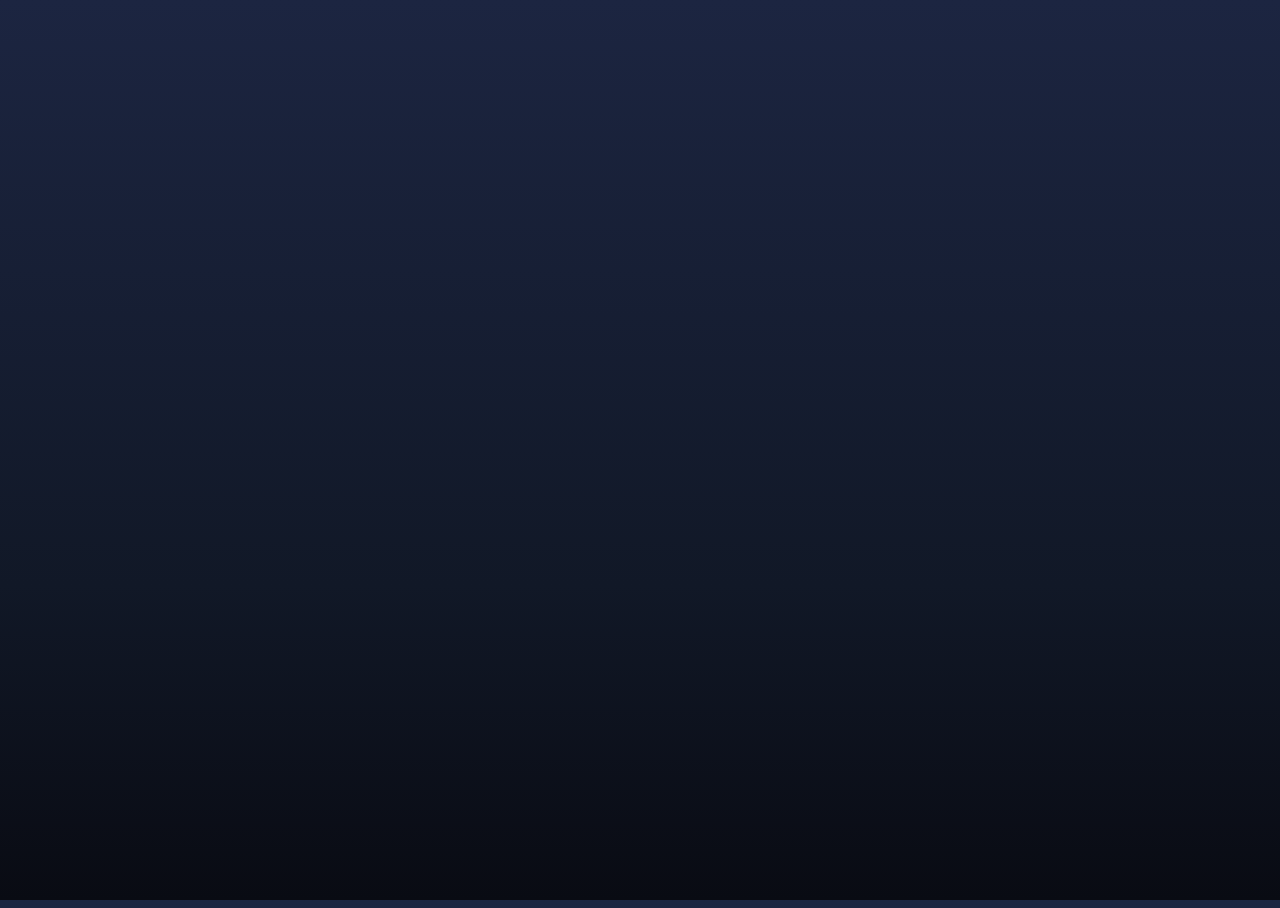
<file: notes_app.html>
<!DOCTYPE html>
<html lang="en">

<head>
    <meta charset="UTF-8">
    <meta name="viewport" content="width=device-width, initial-scale=1.0">
    <title>Aesthetic Sticky Notes </title>
    <link rel="icon" type="image/svg+xml"
        href="data:image/svg+xml,<svg xmlns='http://www.w3.org/2000/svg' viewBox='0 0 24 24' fill='none' stroke='%237c3aed' stroke-width='2' stroke-linecap='round' stroke-linejoin='round'><path d='M11 4H4a2 2 0 0 0-2 2v14a2 2 0 0 0 2 2h14a2 2 0 0 0 2-2v-7'></path><path d='M18.5 2.5a2.121 2.121 0 0 1 3 3L12 15l-4 1 1-4 9.5-9.5z'></path></svg>">
    <link href="https://fonts.googleapis.com/css2?family=Plus+Jakarta+Sans:wght@400;500;600;700&display=swap"
        rel="stylesheet">
    <link rel="stylesheet" href="notes_app.css">
</head>

<body>

    <div id="desktop">
    </div>

    <div id="dock">
        <button class="dock-btn" id="new-note-main" onclick="spawnNotepad()">
            <svg viewBox="0 0 24 24">
                <line x1="12" y1="5" x2="12" y2="19"></line>
                <line x1="5" y1="12" x2="19" y2="12"></line>
            </svg>
            New Note
        </button>
        <button class="dock-btn" onclick="triggerFileOpen()">
            <svg viewBox="0 0 24 24">
                <path d="M3 7v10a2 2 0 0 0 2 2h14a2 2 0 0 0 2-2V9a2 2 0 0 0-2-2h-6l-2-2H5a2 2 0 0 0-2 2z"></path>
            </svg>
            Open
        </button>
        <button class="dock-btn" onclick="clearAllNotes()">
            <svg viewBox="0 0 24 24">
                <polyline points="3 6 5 6 21 6"></polyline>
                <path d="M19 6v14a2 2 0 0 1-2 2H7a2 2 0 0 1-2-2V6m3 0V4a2 2 0 0 1 2-2h4a2 2 0 0 1 2 2v2"></path>
            </svg>
            Clear All
        </button>
    </div>

    <script>
        let notepadPrefs = {};
        let savedNotesMap = {};
        let activeZIndex = 100;

        function initializeApp() {
            const storedPrefs = localStorage.getItem('webapp_notepadPrefs');
            const storedNotes = localStorage.getItem('webapp_savedNotesMap');

            if (storedPrefs) notepadPrefs = JSON.parse(storedPrefs);
            if (storedNotes) savedNotesMap = JSON.parse(storedNotes);

            const noteIds = Object.keys(savedNotesMap);

            if (noteIds.length > 0) {
                noteIds.forEach((id) => {
                    spawnNotepad(id);
                });
            } else {
                spawnNotepad(null, "Welcome to the Web App Notepad!\n\n1. You can drag me.\n2. You can resize me from the bottom right.\n3. Click 'Note' above to rename me.\n4. Click 'New Note' in the dock to add more.");
            }
        }

        window.addEventListener('keydown', (e) => {
            if (e.ctrlKey && e.key.toLowerCase() === 'o') {
                e.preventDefault();
                triggerFileOpen();
            }
        });

        function triggerFileOpen() {
            const input = document.createElement('input');
            input.type = 'file';
            input.accept = 'text/plain, text/html, text/css, text/javascript, application/json, .md, .csv';
            input.onchange = (e) => {
                const file = e.target.files[0];
                if (!file) return;

                const reader = new FileReader();
                reader.onload = (event) => {
                    const content = event.target.result;
                    let fileName = file.name;
                    fileName = fileName.substring(0, fileName.lastIndexOf('.')) || fileName;
                    spawnNotepad(null, content, fileName);
                    showCustomToast(`Opened: ${file.name}`);
                };
                reader.readAsText(file);
            };
            input.click();
        }

        function showCustomToast(message) {
            const toast = document.createElement('div');
            toast.className = 'toast-msg';
            toast.innerText = message;
            document.body.appendChild(toast);

            setTimeout(() => toast.classList.add('show'), 10);
            setTimeout(() => {
                toast.classList.remove('show');
                setTimeout(() => toast.remove(), 300);
            }, 3000);
        }

        function clearAllNotes() {
            localStorage.removeItem('webapp_savedNotesMap');
            savedNotesMap = {};
            document.getElementById('desktop').innerHTML = '';
            showCustomToast("All notes cleared!");
        }

        function spawnNotepad(existingId = null, initialText = "", customTitle = null) {
            const noteId = existingId || 'note_' + Date.now();
            let noteData = savedNotesMap[noteId];

            if (!noteData) {
                noteData = { text: initialText, title: customTitle || "Note" };
            } else if (typeof noteData === 'string') {
                noteData = { text: noteData + (initialText ? '\n\n' + initialText : ''), title: customTitle || "Note" };
            } else {
                if (initialText) noteData.text += (noteData.text ? '\n\n' : '') + initialText;
                if (customTitle && !existingId) noteData.title = customTitle;
            }

            savedNotesMap[noteId] = noteData;
            localStorage.setItem('webapp_savedNotesMap', JSON.stringify(savedNotesMap));

            const noteEl = document.createElement('div');
            noteEl.className = 'custom-floating-notepad';
            noteEl.dataset.noteId = noteId;
            noteEl.dataset.theme = notepadPrefs.theme || 'light';

            const offset = Math.floor(Math.random() * 50);
            noteEl.style.top = (50 + offset) + 'px';
            noteEl.style.left = (50 + offset + (document.querySelectorAll('.custom-floating-notepad').length * 20)) + 'px';
            noteEl.style.zIndex = ++activeZIndex;

            noteEl.innerHTML = `
                <div class="notepad-header">
                    <div class="np-title-container">
                        <svg viewBox="0 0 24 24"><path d="M11 4H4a2 2 0 0 0-2 2v14a2 2 0 0 0 2 2h14a2 2 0 0 0 2-2v-7"></path><path d="M18.5 2.5a2.121 2.121 0 0 1 3 3L12 15l-4 1 1-4 9.5-9.5z"></path></svg>
                        <h2 class="np-note-title" contenteditable="true" spellcheck="false" title="Click to rename">${noteData.title}</h2>
                    </div>
                    <div class="notepad-controls">
                        <span class="save-status">Saved</span>
                        <button class="np-btn np-new-btn" title="Create New Note">
                            <svg viewBox="0 0 24 24"><line x1="12" y1="5" x2="12" y2="19"></line><line x1="5" y1="12" x2="19" y2="12"></line></svg>
                        </button>
                        <button class="np-btn np-download-btn" title="Download">
                            <svg viewBox="0 0 24 24"><path d="M21 15v4a2 2 0 0 1-2 2H5a2 2 0 0 1-2-2v-4"></path><polyline points="7 10 12 15 17 10"></polyline><line x1="12" y1="15" x2="12" y2="3"></line></svg>
                        </button>
                        <button class="np-btn np-settings-btn" title="Settings">
                            <svg viewBox="0 0 24 24"><circle cx="12" cy="12" r="3"></circle><path d="M19.4 15a1.65 1.65 0 0 0 .33 1.82l.06.06a2 2 0 0 1 0 2.83 2 2 0 0 1-2.83 0l-.06-.06a1.65 1.65 0 0 0-1.82-.33 1.65 1.65 0 0 0-1 1.51V21a2 2 0 0 1-2 2 2 2 0 0 1-2-2v-.09A1.65 1.65 0 0 0 9 19.4a1.65 1.65 0 0 0-1.82.33l-.06.06a2 2 0 0 1 0-2.83 2 2 0 0 1 2.83 0l.06.06a1.65 1.65 0 0 0 1.82.33H9a1.65 1.65 0 0 0 1-1.51V3a2 2 0 0 1 2-2 2 2 0 0 1 2 2v.09a1.65 1.65 0 0 0 1 1.51 1.65 1.65 0 0 0 1.82-.33l.06-.06a2 2 0 0 1 2.83 0 2 2 0 0 1 0 2.83l-.06.06a1.65 1.65 0 0 0-.33 1.82V9a1.65 1.65 0 0 0 1.51 1H21a2 2 0 0 1 2 2 2 2 0 0 1-2 2h-.09a1.65 1.65 0 0 0-1.51 1z"></path></svg>
                        </button>
                        <button class="np-btn np-close-btn" title="Delete Note">
                            <svg viewBox="0 0 24 24"><line x1="18" y1="6" x2="6" y2="18"></line><line x1="6" y1="6" x2="18" y2="18"></line></svg>
                        </button>
                    </div>
                </div>
                
                <div class="np-settings-panel">
                    <div class="np-setting-group">
                        <label>Theme:</label>
                        <select class="np-theme-select">
                            <option value="light">Light Glass</option>
                            <option value="dark">Dark Obsidian</option>
                            <option value="matcha">Matcha Green</option>
                            <option value="lavender">Lavender Haze</option>
                            <option value="midnight">Midnight Blue</option>
                            <option value="sakura">Sakura Pink</option>
                            <option value="sunset">Sunset Glow</option>
                            <option value="ocean">Ocean Breeze</option>
                            <option value="mocha">Coffee Mocha</option>
                            <option value="cyberpunk">Cyberpunk Neon</option>
                        </select>
                    </div>
                    <div class="np-setting-group">
                        <label>Font:</label>
                        <select class="np-font-select">
                            <option value="system-ui, -apple-system, sans-serif">Default Modern</option>
                            <option value="Trebuchet MS, sans-serif">Trebuchet</option>
                            <option value="Courier New, monospace">Typewriter</option>
                            <option value="Consolas, monospace">Code</option>
                            <option value="Georgia, serif">Classic</option>
                            <option value="'Comic Sans MS', cursive">Casual</option>
                            <option value="'Segoe Print', 'Ink Free', cursive">Handwritten</option>
                        </select>
                    </div>
                    <div class="np-setting-group">
                        <label>Text Size:</label>
                        <div style="display: flex; align-items: center; gap: 8px;">
                            <input type="range" class="np-size-slider" min="10" max="30" value="14.5">
                            <span class="np-size-display" style="width: 20px; font-weight: bold; text-align: right;">14</span>
                        </div>
                    </div>
                    <div class="np-setting-group">
                        <label>Bg Image:</label>
                        <div class="np-file-wrapper">
                            <button class="np-bg-upload-btn">Upload</button>
                            <input type="file" class="np-file-input" accept="image/*" style="display: none;">
                            <button class="np-bg-clear-btn">Clear</button>
                        </div>
                    </div>
                </div>

                <textarea class="notepad-textarea" placeholder="Type your notes here..."></textarea>
            `;

            document.getElementById('desktop').appendChild(noteEl);

            const header = noteEl.querySelector('.notepad-header');
            const titleEl = noteEl.querySelector('.np-note-title');
            const textarea = noteEl.querySelector('.notepad-textarea');
            const newBtn = noteEl.querySelector('.np-new-btn');
            const closeBtn = noteEl.querySelector('.np-close-btn');
            const settingsBtn = noteEl.querySelector('.np-settings-btn');
            const downloadBtn = noteEl.querySelector('.np-download-btn');
            const settingsPanel = noteEl.querySelector('.np-settings-panel');
            const saveStatus = noteEl.querySelector('.save-status');

            textarea.value = noteData.text;
            applyStylesToNote(noteEl, textarea);

            noteEl.addEventListener('mousedown', () => { noteEl.style.zIndex = ++activeZIndex; });
            newBtn.addEventListener('click', () => { spawnNotepad(); });

            closeBtn.addEventListener('click', () => {
                noteEl.style.opacity = '0';
                noteEl.style.transform = 'scale(0.9)';
                setTimeout(() => {
                    noteEl.remove();
                    delete savedNotesMap[noteId];
                    localStorage.setItem('webapp_savedNotesMap', JSON.stringify(savedNotesMap));
                }, 250);
            });

            settingsBtn.addEventListener('click', () => settingsPanel.classList.toggle('active'));

            downloadBtn.addEventListener('click', () => {
                if (!textarea.value.trim()) return showCustomToast("Note is empty!");
                const safeTitle = titleEl.innerText.trim().replace(/[<>:"/\\|?*]+/g, '_') || "Note";
                const url = URL.createObjectURL(new Blob([textarea.value], { type: "text/plain" }));
                const a = document.createElement("a");
                a.href = url; a.download = `${safeTitle}.txt`;
                document.body.appendChild(a); a.click(); document.body.removeChild(a);
                URL.revokeObjectURL(url);
                showCustomToast("File Downloaded!");
            });

            titleEl.addEventListener('keydown', (e) => {
                if (e.key === 'Enter') { e.preventDefault(); titleEl.blur(); }
            });

            titleEl.addEventListener('input', () => {
                savedNotesMap[noteId] = { text: textarea.value, title: titleEl.innerText };
                localStorage.setItem('webapp_savedNotesMap', JSON.stringify(savedNotesMap));
            });

            let typingTimer;
            textarea.addEventListener('input', () => {
                clearTimeout(typingTimer);
                saveStatus.style.opacity = '0';
                typingTimer = setTimeout(() => {
                    savedNotesMap[noteId] = { text: textarea.value, title: titleEl.innerText };
                    localStorage.setItem('webapp_savedNotesMap', JSON.stringify(savedNotesMap));
                    saveStatus.style.opacity = '1';
                    setTimeout(() => saveStatus.style.opacity = '0', 1500);
                }, 500);
            });

            const themeSelect = noteEl.querySelector('.np-theme-select');
            const fontSelect = noteEl.querySelector('.np-font-select');
            const sizeSlider = noteEl.querySelector('.np-size-slider');
            const sizeDisplay = noteEl.querySelector('.np-size-display');
            const fileInput = noteEl.querySelector('.np-file-input');
            const uploadBtn = noteEl.querySelector('.np-bg-upload-btn');
            const clearBtn = noteEl.querySelector('.np-bg-clear-btn');

            if (notepadPrefs.theme) themeSelect.value = notepadPrefs.theme;
            if (notepadPrefs.font) fontSelect.value = notepadPrefs.font;
            if (notepadPrefs.fontSize) {
                sizeSlider.value = notepadPrefs.fontSize;
                sizeDisplay.innerText = Math.round(notepadPrefs.fontSize);
            }

            function saveAndApplyGlobal(imageData = null, clearImg = false) {
                notepadPrefs.theme = themeSelect.value;
                notepadPrefs.font = fontSelect.value;
                notepadPrefs.fontSize = sizeSlider.value;
                if (imageData) notepadPrefs.bgImage = imageData;
                else if (clearImg) notepadPrefs.bgImage = null;

                localStorage.setItem('webapp_notepadPrefs', JSON.stringify(notepadPrefs));

                document.querySelectorAll('.custom-floating-notepad').forEach(note => {
                    applyStylesToNote(note, note.querySelector('.notepad-textarea'));
                    note.querySelector('.np-theme-select').value = notepadPrefs.theme;
                    note.querySelector('.np-font-select').value = notepadPrefs.font;
                    note.querySelector('.np-size-slider').value = notepadPrefs.fontSize;
                    note.querySelector('.np-size-display').innerText = Math.round(notepadPrefs.fontSize);
                });
            }

            themeSelect.addEventListener('change', () => saveAndApplyGlobal());
            fontSelect.addEventListener('change', () => saveAndApplyGlobal());
            sizeSlider.addEventListener('input', (e) => {
                sizeDisplay.innerText = Math.round(e.target.value);
                saveAndApplyGlobal();
            });

            uploadBtn.addEventListener('click', () => fileInput.click());
            clearBtn.addEventListener('click', () => saveAndApplyGlobal(null, true));

            fileInput.addEventListener('change', (e) => {
                const file = e.target.files[0];
                if (file) {
                    const reader = new FileReader();
                    reader.onload = (event) => saveAndApplyGlobal(event.target.result);
                    reader.readAsDataURL(file);
                }
            });

            let pos1 = 0, pos2 = 0, pos3 = 0, pos4 = 0;

            header.addEventListener('mousedown', dragStart);
            header.addEventListener('touchstart', dragStart, { passive: false });

            function dragStart(e) {
                // Jo button ke title par click kariye to drag na thavu joiye
                if (e.target.closest('button') || e.target.tagName === 'SPAN' || e.target.closest('.np-note-title')) return;

                noteEl.style.zIndex = ++activeZIndex;

                // Check karo ke user e Mouse thi click karyu chhe ke Aangli (Touch) thi
                let clientX = e.type.includes('mouse') ? e.clientX : e.touches[0].clientX;
                let clientY = e.type.includes('mouse') ? e.clientY : e.touches[0].clientY;

                pos3 = clientX;
                pos4 = clientY;

                document.addEventListener('mouseup', dragEnd);
                document.addEventListener('mousemove', drag);
                document.addEventListener('touchend', dragEnd);
                document.addEventListener('touchmove', drag, { passive: false });
            }

            function drag(e) {
                e.preventDefault(); // Note drag karti vakhate aakhu page scroll na thay eni mate

                let clientX = e.type.includes('mouse') ? e.clientX : e.touches[0].clientX;
                let clientY = e.type.includes('mouse') ? e.clientY : e.touches[0].clientY;

                pos1 = pos3 - clientX;
                pos2 = pos4 - clientY;
                pos3 = clientX;
                pos4 = clientY;

                let newTop = noteEl.offsetTop - pos2;
                let newLeft = noteEl.offsetLeft - pos1;

                // Note ne screen ni bahar jata rokva mate
                newTop = Math.max(0, Math.min(newTop, window.innerHeight - 50));
                newLeft = Math.max(0, Math.min(newLeft, window.innerWidth - 50));

                noteEl.style.top = newTop + "px";
                noteEl.style.left = newLeft + "px";
            }

            function dragEnd() {
                document.removeEventListener('mouseup', dragEnd);
                document.removeEventListener('mousemove', drag);
                document.removeEventListener('touchend', dragEnd);
                document.removeEventListener('touchmove', drag);
            }

        }

        function applyStylesToNote(noteEl, textarea) {
            if (notepadPrefs.font) textarea.style.setProperty('font-family', notepadPrefs.font, 'important');
            if (notepadPrefs.fontSize) textarea.style.setProperty('--np-font-size', notepadPrefs.fontSize + 'px', 'important');
            noteEl.dataset.theme = notepadPrefs.theme || 'light';

            if (notepadPrefs.bgImage) {
                noteEl.style.backgroundImage = `linear-gradient(var(--np-bg), var(--np-bg)), url('${notepadPrefs.bgImage}')`;
            } else {
                noteEl.style.backgroundImage = 'none';
            }
        }

        window.onload = initializeApp;
    </script>
</body>

</html>
</file>
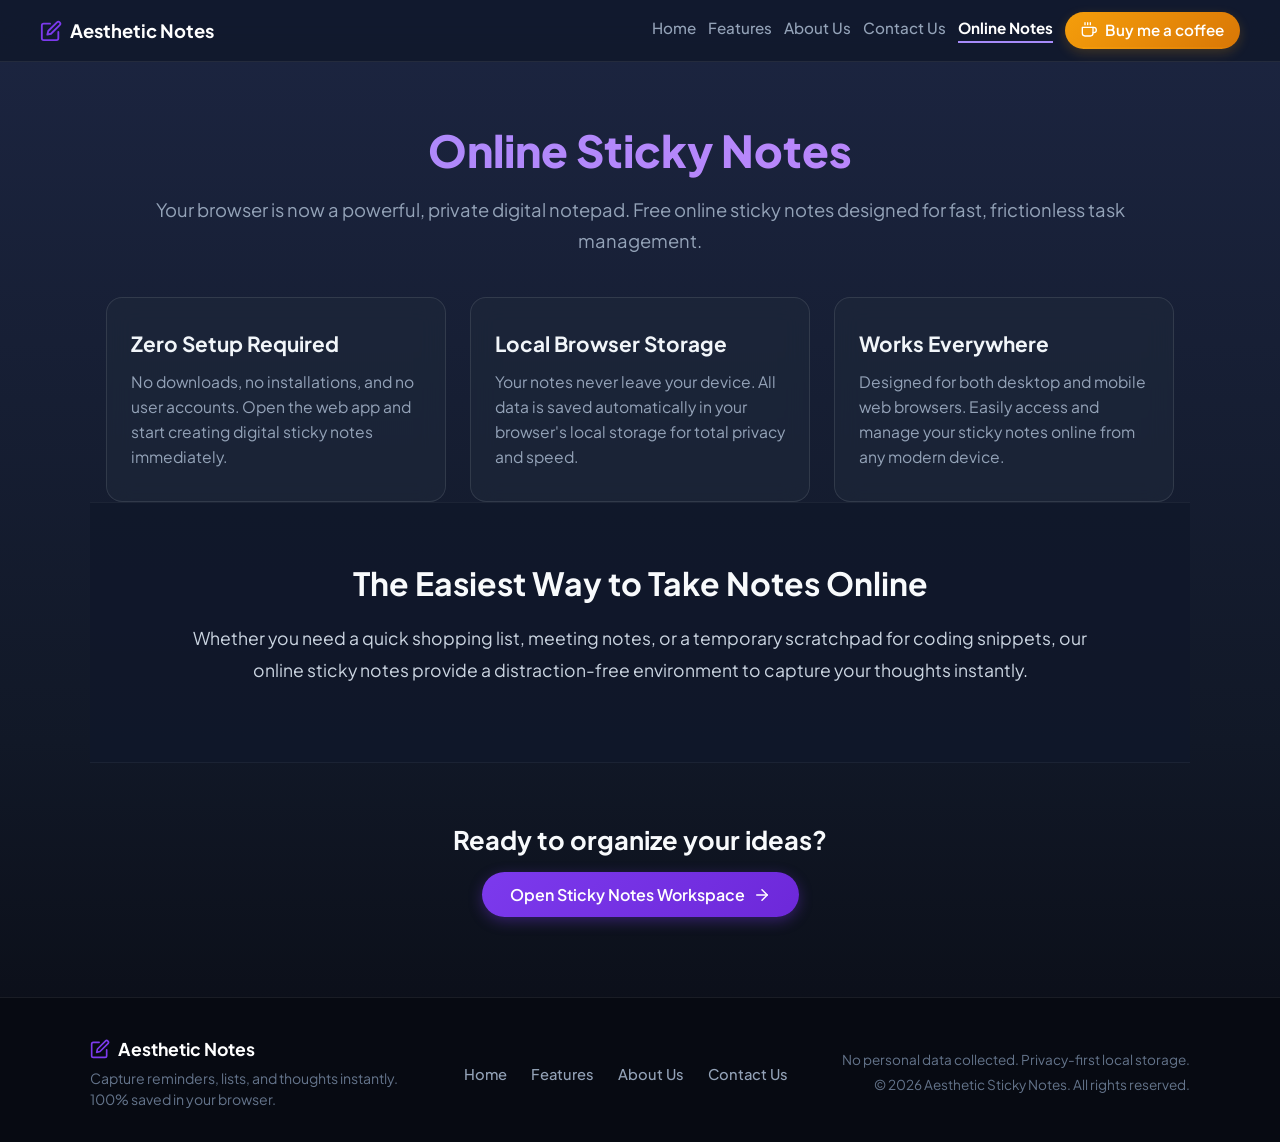
<file: online-sticky-notes.html>
<!DOCTYPE html>
<html lang="en">

<head>
    <meta charset="UTF-8">
    <meta name="viewport" content="width=device-width, initial-scale=1.0">
    <title>Online Sticky Notes – Free Browser-Based Notes</title>
    <meta name="description"
        content="Free online sticky notes for your browser. Create instant digital notes, to-do lists, and reminders with no account, no setup, and no installation required.">
    <meta name="keywords"
        content="online sticky notes, browser sticky notes, instant notes, no account notes, digital notepad">
    <meta name="robots" content="index, follow">
    <meta name="author" content="Aesthetic Sticky Notes">
    <meta name="theme-color" content="#4c1d95">
    <link rel="canonical" href="https://get-sticky-notes.netlify.app/online-sticky-notes.html">
    <link rel="icon" type="image/svg+xml" href="favicon.svg">

    <meta property="og:type" content="website">
    <meta property="og:url" content="https://get-sticky-notes.netlify.app/online-sticky-notes.html">
    <meta property="og:title" content="Online Sticky Notes – Free Browser-Based Notes">
    <meta property="og:description"
        content="Free online sticky notes for your browser. Create instant digital notes, to-do lists, and reminders with no account.">

    <link href="https://fonts.googleapis.com/css2?family=Plus+Jakarta+Sans:wght@400;500;600;700;800&display=swap"
        rel="stylesheet">
    <link rel="stylesheet" href="notes_app.css">

    <style>
        /* Enforce global boundary safety */
        * {
            box-sizing: border-box;
        }

        html,
        body {
            width: 100%;
            max-width: 100%;
            margin: 0;
            padding: 0;
            overflow-x: hidden;
            /* Prevents horizontal scroll drift */
        }

        body {
            background-color: #0b0f19;
            color: #f8fafc;
            min-height: 100vh;
            display: flex;
            flex-direction: column;
        }

        /* Fluid hero and sections */
        .about-hero,
        .mission-section,
        .about-grid {
            width: 100%;
            max-width: 1100px;
            margin-left: auto;
            margin-right: auto;
            padding-left: 16px;
            padding-right: 16px;
        }

        .about-hero {
            text-align: center;
            padding: 60px 16px 40px;
        }

        .about-hero h1 {
            font-size: 2.75rem;
            font-weight: 800;
            background: linear-gradient(135deg, #a78bfa 0%, #c084fc 100%);
            -webkit-background-clip: text;
            background-clip: text;
            -webkit-text-fill-color: transparent;
            margin-bottom: 16px;
        }

        .about-hero p {
            font-size: 1.15rem;
            color: #94a3b8;
            line-height: 1.7;
        }

        /* Dynamic single-column grid on mobile */
        .about-grid {
            display: grid;
            grid-template-columns: 1fr;
            /* Strict 1 column for small screens */
            gap: 16px;
            box-sizing: border-box;
        }

        @media (min-width: 768px) {
            .about-grid {
                grid-template-columns: repeat(3, 1fr);
                /* 3 columns on PC/Tablet */
                gap: 24px;
            }
        }

        .about-card {
            background: rgba(30, 41, 59, 0.6);
            border: 1px solid rgba(255, 255, 255, 0.1);
            backdrop-filter: blur(12px);
            border-radius: 16px;
            padding: 32px 24px;
            transition: transform 0.25s ease, border-color 0.25s ease;
        }

        .about-card:hover {
            transform: translateY(-4px);
            border-color: rgba(167, 139, 250, 0.4);
        }

        .about-card .icon {
            width: 48px;
            height: 48px;
            background: rgba(124, 58, 237, 0.15);
            border-radius: 12px;
            display: flex;
            align-items: center;
            justify-content: center;
            margin-bottom: 20px;
            color: #c084fc;
        }

        .about-card h3 {
            font-size: 1.3rem;
            font-weight: 700;
            margin-bottom: 12px;
            color: #f1f5f9;
        }

        .about-card p {
            color: #94a3b8;
            line-height: 1.6;
            font-size: 0.98rem;
        }

        .mission-section {
            background: rgba(15, 23, 42, 0.8);
            border-top: 1px solid rgba(255, 255, 255, 0.05);
            border-bottom: 1px solid rgba(255, 255, 255, 0.05);
            padding: 60px 20px;
            margin-bottom: 60px;
        }

        .mission-container {
            max-width: 900px;
            margin: 0 auto;
            text-align: center;
        }

        .mission-container h2 {
            font-size: 2rem;
            font-weight: 700;
            margin-bottom: 20px;
            color: #f8fafc;
        }

        .mission-container p {
            font-size: 1.1rem;
            color: #cbd5e1;
            line-height: 1.8;
            margin-bottom: 16px;
        }

        .tech-badges {
            display: flex;
            justify-content: center;
            flex-wrap: wrap;
            /* Allows badges to flow to the next line */
            gap: 8px;
            margin-top: 24px;
        }

        .tech-badge {
            background: rgba(255, 255, 255, 0.06);
            border: 1px solid rgba(255, 255, 255, 0.1);
            padding: 6px 16px;
            border-radius: 999px;
            font-size: 0.88rem;
            color: #a78bfa;
            font-weight: 600;
        }

        .footer-cta {
            text-align: center;
            padding: 0 20px 80px;
        }

        .footer-cta h3 {
            font-size: 1.6rem;
            margin-bottom: 16px;
        }

        .cta-btn {
            display: inline-flex;
            align-items: center;
            gap: 8px;
            background: linear-gradient(135deg, #7c3aed 0%, #6d28d9 100%);
            color: #ffffff;
            padding: 12px 28px;
            border-radius: 999px;
            font-weight: 600;
            text-decoration: none;
            box-shadow: 0 4px 14px rgba(124, 58, 237, 0.35);
            transition: transform 0.2s ease, box-shadow 0.2s ease;
        }

        .cta-btn:hover {
            transform: translateY(-2px);
            box-shadow: 0 6px 20px rgba(124, 58, 237, 0.5);
        }

        /* Mobile Overrides (< 768px) */
        @media (max-width: 768px) {
            .about-hero {
                padding: 40px 16px 24px;
            }

            .about-hero h1 {
                font-size: 1.85rem;
            }

            .about-hero p {
                font-size: 1rem;
            }

            .mission-section {
                padding: 40px 16px;
            }

            .mission-container h2 {
                font-size: 1.5rem;
            }

            .mission-container p {
                font-size: 0.95rem;
            }
        }
    </style>
    <script src="transitions.js" defer></script>
</head>

<body>

    <header class="main-navbar">
        <div class="nav-container">
            <a href="index.html" class="nav-logo">
                <svg viewBox="0 0 24 24" fill="none" stroke="currentColor" stroke-width="2" stroke-linecap="round"
                    stroke-linejoin="round">
                    <path d="M11 4H4a2 2 0 0 0-2 2v14a2 2 0 0 0 2 2h14a2 2 0 0 0 2-2v-7"></path>
                    <path d="M18.5 2.5a2.121 2.121 0 0 1 3 3L12 15l-4 1 1-4 9.5-9.5z"></path>
                </svg>
                <span>Aesthetic Notes</span>
            </a>
            <nav class="nav-links">
                <a href="index.html" class="nav-link">Home</a>
                <a href="features.html" class="nav-link">Features</a>
                <a href="about.html" class="nav-link">About Us</a>
                <a href="contact.html" class="nav-link">Contact Us</a>
                <a href="online-sticky-notes.html" class="nav-link active">Online Notes</a>
                <a href="coffee.html" class="coffee-btn">
                    <svg viewBox="0 0 24 24" fill="none" stroke="currentColor" stroke-width="2" stroke-linecap="round"
                        stroke-linejoin="round">
                        <path d="M18 8h1a4 4 0 0 1 0 8h-1"></path>
                        <path d="M2 8h16v9a4 4 0 0 1-4 4H6a4 4 0 0 1-4-4V8z"></path>
                        <line x1="6" y1="1" x2="6" y2="4"></line>
                        <line x1="10" y1="1" x2="10" y2="4"></line>
                        <line x1="14" y1="1" x2="14" y2="4"></line>
                    </svg>
                    Buy me a coffee
                </a>
            </nav>
        </div>
    </header>

    <main>
        <section class="about-hero">
            <h1>Online Sticky Notes</h1>
            <p>Your browser is now a powerful, private digital notepad. Free online sticky notes designed for fast, frictionless task management.</p>
        </section>

        <section class="about-grid">
            <div class="about-card">
                <h3>Zero Setup Required</h3>
                <p>No downloads, no installations, and no user accounts. Open the web app and start creating digital sticky notes immediately.</p>
            </div>
            <div class="about-card">
                <h3>Local Browser Storage</h3>
                <p>Your notes never leave your device. All data is saved automatically in your browser's local storage for total privacy and speed.</p>
            </div>
            <div class="about-card">
                <h3>Works Everywhere</h3>
                <p>Designed for both desktop and mobile web browsers. Easily access and manage your sticky notes online from any modern device.</p>
            </div>
        </section>

        <section class="mission-section">
            <div class="mission-container">
                <h2>The Easiest Way to Take Notes Online</h2>
                <p>Whether you need a quick shopping list, meeting notes, or a temporary scratchpad for coding snippets, our online sticky notes provide a distraction-free environment to capture your thoughts instantly.</p>
            </div>
        </section>

        <section class="footer-cta">
            <h3>Ready to organize your ideas?</h3>
            <a href="index.html" class="cta-btn">
                <span>Open Sticky Notes Workspace</span>
                <svg width="18" height="18" viewBox="0 0 24 24" fill="none" stroke="currentColor" stroke-width="2"
                    stroke-linecap="round" stroke-linejoin="round">
                    <line x1="5" y1="12" x2="19" y2="12"></line>
                    <polyline points="12 5 19 12 12 19"></polyline>
                </svg>
            </a>
        </section>
    </main>
    <footer class="site-footer">
        <div class="footer-container">
            <div class="footer-brand">
                <div class="footer-logo">
                    <svg viewBox="0 0 24 24" fill="none" stroke="currentColor" stroke-width="2" stroke-linecap="round"
                        stroke-linejoin="round">
                        <path d="M11 4H4a2 2 0 0 0-2 2v14a2 2 0 0 0 2 2h14a2 2 0 0 0 2-2v-7"></path>
                        <path d="M18.5 2.5a2.121 2.121 0 0 1 3 3L12 15l-4 1 1-4 9.5-9.5z"></path>
                    </svg>
                    <span>Aesthetic Notes</span>
                </div>
                <p class="footer-tagline">Capture reminders, lists, and thoughts instantly. 100% saved in your browser.
                </p>
            </div>
            <div class="footer-links">
                <a href="index.html">Home</a>
                <a href="features.html">Features</a>
                <a href="about.html">About Us</a>
                <a href="contact.html">Contact Us</a>
            </div>
            <div class="footer-meta">
                <p class="privacy-text">No personal data collected. Privacy-first local storage.</p>
                <p class="copyright-text">&copy; 2026 Aesthetic Sticky Notes. All rights reserved.</p>
            </div>
        </div>
    </footer>

</body>

</html>
</file>
<file: notes_app.css>
:root {
    --desktop-bg: url('https://images.unsplash.com/photo-1618005182384-a83a8bd57fbe?q=80&w=2564&auto=format&fit=crop');
}

.custom-floating-notepad {
    --np-bg: rgba(255, 255, 255, 0.55);
    --np-border: rgba(255, 255, 255, 0.8);
    --np-text: #1f2937;
    --np-accent: #2563eb;
    --np-header: rgba(255, 255, 255, 0.5);
    --np-btn-bg: rgba(255, 255, 255, 0.6);
    --np-btn-hover-bg: #ffffff;
    --np-btn-icon: #4b5563;
    --np-panel-bg: rgba(255, 255, 255, 0.9);
    --np-input-bg: #ffffff;
    --np-input-text: #1f2937;
    --np-input-border: #d1d5db;
    --np-scrollbar: rgba(0, 0, 0, 0.15);
    --np-scrollbar-hover: rgba(0, 0, 0, 0.25);
}

.custom-floating-notepad[data-theme="dark"] {
    --np-bg: rgba(24, 24, 27, 0.65);
    --np-border: rgba(255, 255, 255, 0.15);
    --np-text: #f4f4f5;
    --np-accent: #60a5fa;
    --np-header: rgba(24, 24, 27, 0.8);
    --np-btn-bg: rgba(255, 255, 255, 0.1);
    --np-btn-hover-bg: rgba(255, 255, 255, 0.2);
    --np-btn-icon: #d4d4d8;
    --np-panel-bg: rgba(39, 39, 42, 0.95);
    --np-input-bg: #3f3f46;
    --np-input-text: #f4f4f5;
    --np-input-border: #52525b;
    --np-scrollbar: rgba(255, 255, 255, 0.2);
    --np-scrollbar-hover: rgba(255, 255, 255, 0.3);
}

.custom-floating-notepad[data-theme="matcha"] {
    --np-bg: rgba(220, 235, 220, 0.6);
    --np-border: rgba(255, 255, 255, 0.6);
    --np-text: #14532d;
    --np-accent: #16a34a;
    --np-header: rgba(220, 235, 220, 0.8);
    --np-btn-bg: rgba(255, 255, 255, 0.5);
    --np-btn-hover-bg: #ffffff;
    --np-btn-icon: #166534;
    --np-panel-bg: rgba(235, 245, 235, 0.95);
    --np-input-bg: #ffffff;
    --np-input-text: #14532d;
    --np-input-border: #bbf7d0;
}

.custom-floating-notepad[data-theme="lavender"] {
    --np-bg: rgba(230, 220, 245, 0.6);
    --np-border: rgba(255, 255, 255, 0.6);
    --np-text: #4c1d95;
    --np-accent: #7c3aed;
    --np-header: rgba(230, 220, 245, 0.8);
    --np-btn-bg: rgba(255, 255, 255, 0.5);
    --np-btn-hover-bg: #ffffff;
    --np-btn-icon: #5b21b6;
    --np-panel-bg: rgba(245, 240, 255, 0.95);
    --np-input-bg: #ffffff;
    --np-input-text: #4c1d95;
    --np-input-border: #ddd6fe;
}

.custom-floating-notepad[data-theme="midnight"] {
    --np-bg: rgba(15, 23, 42, 0.7);
    --np-border: rgba(255, 255, 255, 0.1);
    --np-text: #e2e8f0;
    --np-accent: #38bdf8;
    --np-header: rgba(15, 23, 42, 0.8);
    --np-btn-bg: rgba(255, 255, 255, 0.1);
    --np-btn-hover-bg: rgba(255, 255, 255, 0.2);
    --np-btn-icon: #94a3b8;
    --np-panel-bg: rgba(30, 41, 59, 0.95);
    --np-input-bg: #1e293b;
    --np-input-text: #f1f5f9;
    --np-input-border: #334155;
    --np-scrollbar: rgba(255, 255, 255, 0.2);
}

.custom-floating-notepad[data-theme="sakura"] {
    --np-bg: rgba(250, 230, 235, 0.6);
    --np-border: rgba(255, 255, 255, 0.6);
    --np-text: #831843;
    --np-accent: #e11d48;
    --np-header: rgba(250, 230, 235, 0.8);
    --np-btn-bg: rgba(255, 255, 255, 0.5);
    --np-btn-hover-bg: #ffffff;
    --np-btn-icon: #9f1239;
    --np-panel-bg: rgba(255, 245, 248, 0.95);
    --np-input-bg: #ffffff;
    --np-input-text: #831843;
    --np-input-border: #fecdd3;
}

.custom-floating-notepad[data-theme="sunset"] {
    --np-bg: rgba(255, 237, 224, 0.65);
    --np-border: rgba(255, 255, 255, 0.6);
    --np-text: #7c2d12;
    --np-accent: #ea580c;
    --np-header: rgba(255, 237, 224, 0.8);
    --np-btn-bg: rgba(255, 255, 255, 0.5);
    --np-btn-hover-bg: #ffffff;
    --np-btn-icon: #9a3412;
    --np-panel-bg: rgba(255, 245, 238, 0.95);
    --np-input-bg: #ffffff;
    --np-input-text: #7c2d12;
    --np-input-border: #fed7aa;
}

.custom-floating-notepad[data-theme="ocean"] {
    --np-bg: rgba(207, 250, 254, 0.6);
    --np-border: rgba(255, 255, 255, 0.6);
    --np-text: #164e63;
    --np-accent: #0891b2;
    --np-header: rgba(207, 250, 254, 0.8);
    --np-btn-bg: rgba(255, 255, 255, 0.5);
    --np-btn-hover-bg: #ffffff;
    --np-btn-icon: #155e75;
    --np-panel-bg: rgba(236, 254, 255, 0.95);
    --np-input-bg: #ffffff;
    --np-input-text: #164e63;
    --np-input-border: #a5f3fc;
}

.custom-floating-notepad[data-theme="mocha"] {
    --np-bg: rgba(62, 39, 35, 0.75);
    --np-border: rgba(255, 255, 255, 0.1);
    --np-text: #efebe9;
    --np-accent: #d7ccc8;
    --np-header: rgba(62, 39, 35, 0.9);
    --np-btn-bg: rgba(255, 255, 255, 0.1);
    --np-btn-hover-bg: rgba(255, 255, 255, 0.2);
    --np-btn-icon: #bcaaa4;
    --np-panel-bg: rgba(78, 52, 46, 0.95);
    --np-input-bg: #3e2723;
    --np-input-text: #efebe9;
    --np-input-border: #5d4037;
    --np-scrollbar: rgba(255, 255, 255, 0.2);
}

.custom-floating-notepad[data-theme="cyberpunk"] {
    --np-bg: rgba(9, 9, 11, 0.85);
    --np-border: rgba(217, 70, 239, 0.4);
    --np-text: #fdf4ff;
    --np-accent: #22d3ee;
    --np-header: rgba(9, 9, 11, 0.9);
    --np-btn-bg: rgba(217, 70, 239, 0.15);
    --np-btn-hover-bg: rgba(217, 70, 239, 0.3);
    --np-btn-icon: #f0abfc;
    --np-panel-bg: rgba(24, 24, 27, 0.95);
    --np-input-bg: #000000;
    --np-input-text: #22d3ee;
    --np-input-border: #d946ef;
    --np-scrollbar: rgba(217, 70, 239, 0.3);
    --np-scrollbar-hover: rgba(34, 211, 238, 0.5);
}

html {
    overflow-y: scroll; /* Ensures consistent scrollbar gutter across all pages */
}

html, body {
    max-width: 100%;
    overflow-x: hidden;
}

* {
    box-sizing: border-box;
    margin: 0;
    padding: 0;
}

body {
    display: flex;
    flex-direction: column;
    align-items: center;
    background: linear-gradient(180deg, #1c2541 0%, #111827 65%, #090b13 100%);
    min-height: 100vh;
    width: 100%;
    overflow-x: hidden;
    font-family: 'Plus Jakarta Sans', sans-serif;
    position: relative;
}

#desktop {
    order: 1;
}

.seo-shell {
    order: 2;
    position: relative;
    margin: 32px auto 0;
    width: min(100%, 920px);
    padding: 28px 30px;
    border-radius: 24px;
    background: rgba(10, 16, 36, 0.94);
    color: #f6f7fb;
    box-shadow: 0 14px 28px rgba(0, 0, 0, 0.24);
    border: 1px solid rgba(255, 255, 255, 0.08);
    pointer-events: auto;
}

.seo-kicker {
    display: inline-block;
    margin-bottom: 10px;
    font-size: 0.8rem;
    font-weight: 700;
    letter-spacing: 0.22em;
    text-transform: uppercase;
    color: #c4b5fd;
}

.seo-shell h1 {
    font-size: clamp(1.7rem, 2.4vw, 2.6rem);
    line-height: 1.15;
    margin-bottom: 12px;
}

.seo-intro {
    font-size: 1rem;
    line-height: 1.7;
    color: #e2e8f0;
    margin-bottom: 16px;
}

.seo-actions {
    display: flex;
    gap: 12px;
    flex-wrap: wrap;
    margin-bottom: 18px;
}

.seo-actions a {
    pointer-events: auto;
    display: inline-flex;
    align-items: center;
    justify-content: center;
    padding: 10px 14px;
    border-radius: 999px;
    font-weight: 700;
    text-decoration: none;
    transition: transform 0.2s ease, background-color 0.2s ease;
}

.seo-actions a:hover {
    opacity: 0.95;
}

.seo-primary {
    background: #5269f3;
    color: #ffffff;
}

.seo-secondary {
    background: rgba(255, 255, 255, 0.06);
    color: #e9ecf5;
    border: 1px solid rgba(255, 255, 255, 0.08);
}

.seo-features {
    display: grid;
    gap: 12px;
    grid-template-columns: repeat(auto-fit, minmax(180px, 1fr));
}

.seo-features article {
    padding: 14px 16px;
    border-radius: 14px;
    background: rgba(255, 255, 255, 0.04);
    border: 1px solid rgba(255, 255, 255, 0.06);
}

.seo-features h2 {
    font-size: 1rem;
    margin-bottom: 8px;
}

.seo-features p {
    font-size: 0.95rem;
    line-height: 1.6;
    color: #d9dee7;
}

.seo-section,
.seo-faq {
    margin-top: 20px;
    padding: 16px 18px;
    border-radius: 18px;
    background: rgba(255, 255, 255, 0.03);
    border: 1px solid rgba(255, 255, 255, 0.07);
}

.seo-section h2,
.seo-faq h2 {
    font-size: 1rem;
    margin-bottom: 10px;
    color: #f5f6fb;
}

.seo-section p,
.faq-item p {
    font-size: 0.95rem;
    line-height: 1.6;
    color: #e2e8f0;
}

.faq-item {
    margin-top: 10px;
    padding-top: 10px;
    border-top: 1px solid rgba(255, 255, 255, 0.12);
}

.faq-item h3 {
    font-size: 0.95rem;
    margin-bottom: 4px;
}

@keyframes gradientBG {
    0% {
        background-position: 0% 50%;
    }

    50% {
        background-position: 100% 50%;
    }

    100% {
        background-position: 0% 50%;
    }
}

#desktop {
    position: relative;
    width: 100%;
    min-height: 60vh;
    margin: 24px auto 80px;
    max-width: 1200px;
    padding: 24px;
}

#dock {
    position: fixed;
    /* Default: bottom-center. JS overrides with saved position. */
    bottom: 24px;
    left: 50%;
    transform: translateX(-50%);
    background: rgba(15, 23, 42, 0.94);
    backdrop-filter: blur(22px);
    -webkit-backdrop-filter: blur(22px);
    border: 1px solid rgba(255, 255, 255, 0.14);
    padding: 8px 12px;
    border-radius: 30px;
    display: flex;
    flex-direction: row;
    gap: 8px;
    align-items: center;
    box-shadow: 0 8px 32px rgba(0, 0, 0, 0.35);
    z-index: 2147483647;
    cursor: grab;
    user-select: none;
    -webkit-user-select: none;
    touch-action: none;
    transition: border-radius 0.18s ease, background 0.2s ease;
}

/* When JS places the dock at an explicit position, remove the centering transform */
#dock.positioned {
    left: auto;
    transform: none;
    bottom: auto;
}

#dock:active {
    cursor: grabbing;
}

#dock.docked-vertical {
    flex-direction: column;
    padding: 10px 10px;
    border-radius: 18px;
    align-items: stretch;
    gap: 6px;
}


.dock-btn {
    background: rgba(255, 255, 255, 0.09);
    border: 1px solid rgba(255, 255, 255, 0.13);
    padding: 9px 16px;
    border-radius: 999px;
    font-family: inherit;
    font-size: 13px;
    font-weight: 600;
    color: #ffffff;
    cursor: pointer;
    display: flex;
    align-items: center;
    justify-content: flex-start;
    gap: 8px;
    transition: background 0.2s ease, box-shadow 0.2s ease;
    width: auto;
    white-space: nowrap;
    pointer-events: auto;
}

.dock-btn:hover {
    background: rgba(255, 255, 255, 0.2);
    box-shadow: 0 4px 14px rgba(0, 0, 0, 0.25);
}

.dock-btn * {
    pointer-events: none;
}

.dock-btn svg {
    width: 18px;
    height: 18px;
    stroke-width: 2.5;
    stroke: currentColor;
    fill: none;
    pointer-events: none;
}

@keyframes notepadPopIn {
    0% {
        opacity: 0;
        transform: translateY(20px) scale(0.9);
    }

    100% {
        opacity: 1;
        transform: translateY(0) scale(1);
    }
}

.custom-floating-notepad {
    position: fixed;
    width: 600px;
    height: 360px;
    resize: both;
    min-width: 280px;
    min-height: 200px;
    max-width: calc(100vw - 20px);
    max-height: calc(100vh - 140px);
    background-color: var(--np-bg);
    backdrop-filter: blur(24px);
    -webkit-backdrop-filter: blur(24px);
    border: 1px solid var(--np-border);
    border-radius: 16px;
    box-shadow: 0 25px 50px rgba(0, 0, 0, 0.2), inset 0 1px 1px rgba(255, 255, 255, 0.3);
    display: flex;
    flex-direction: column;
    color: var(--np-text);
    overflow: hidden;
    background-size: cover;
    background-position: center;
    background-repeat: no-repeat;
    transition: background-color 0.4s ease, border-color 0.4s ease, color 0.4s ease;
    animation: notepadPopIn 0.4s cubic-bezier(0.16, 1, 0.3, 1) forwards;
}

.custom-floating-notepad::-webkit-resizer {
    background-color: transparent;
    border-left: 20px solid transparent;
    border-bottom: 20px solid var(--np-border);
    border-bottom-right-radius: 16px;
}

.notepad-header {
    padding: 12px 16px;
    background: var(--np-header);
    border-bottom: 1px solid var(--np-border);
    display: flex;
    justify-content: space-between;
    align-items: center;
    cursor: grab;
    user-select: none;
    -webkit-user-select: none;
    touch-action: none;
    transition: background 0.4s ease, border-color 0.4s ease;
    flex-shrink: 0;
    gap: 8px;
    overflow: hidden;
}

.notepad-header:active {
    cursor: grabbing;
}

.np-title-container {
    display: flex;
    align-items: center;
    gap: 6px;
    color: var(--np-text);
    overflow: hidden;
    flex: 1 1 auto;
    min-width: 0;
}

.np-title-container svg {
    width: 16px;
    height: 16px;
    stroke: var(--np-accent);
    transition: stroke 0.4s ease;
    flex-shrink: 0;
    fill: none;
    stroke-width: 2;
    stroke-linecap: round;
    stroke-linejoin: round;
}

.np-note-title {
    margin: 0 !important;
    font-size: 15px !important;
    font-weight: 600 !important;
    letter-spacing: -0.3px !important;
    padding: 2px 6px !important;
    border-radius: 6px !important;
    border: 1px solid transparent !important;
    cursor: text !important;
    transition: all 0.2s !important;
    flex: 1 1 auto !important;
    max-width: 100% !important;
    min-width: 30px !important;
    white-space: nowrap !important;
    overflow: hidden !important;
    text-overflow: ellipsis !important;
    outline: none !important;
    color: var(--np-text) !important;
}

.np-note-title:hover {
    background: rgba(0, 0, 0, 0.05) !important;
}

.custom-floating-notepad[data-theme="dark"] .np-note-title:hover,
.custom-floating-notepad[data-theme="midnight"] .np-note-title:hover,
.custom-floating-notepad[data-theme="mocha"] .np-note-title:hover,
.custom-floating-notepad[data-theme="cyberpunk"] .np-note-title:hover {
    background: rgba(255, 255, 255, 0.15) !important;
}

.np-note-title:focus {
    border-color: var(--np-border) !important;
    background: var(--np-input-bg) !important;
    color: var(--np-input-text) !important;
    box-shadow: 0 0 0 2px var(--np-accent) !important;
}

.notepad-controls {
    display: flex;
    gap: 6px;
    align-items: center;
    flex-shrink: 0;
}

.np-btn {
    background: var(--np-btn-bg);
    border: 1px solid var(--np-border);
    border-radius: 8px;
    width: 28px;
    height: 28px;
    display: flex;
    justify-content: center;
    align-items: center;
    cursor: pointer;
    color: var(--np-btn-icon);
    transition: all 0.25s cubic-bezier(0.4, 0, 0.2, 1);
    box-shadow: 0 2px 5px rgba(0, 0, 0, 0.02);
    padding: 0;
}

.np-btn svg {
    width: 14px;
    height: 14px;
    stroke-width: 2;
    fill: none;
    stroke: currentColor;
    stroke-linecap: round;
    stroke-linejoin: round;
}

.np-btn:hover {
    background: var(--np-btn-hover-bg);
    color: var(--np-accent);
    transform: translateY(-2px);
    box-shadow: 0 6px 12px rgba(0, 0, 0, 0.08);
}

.np-btn:active {
    transform: translateY(0);
}

.np-settings-panel {
    max-height: 0;
    opacity: 0;
    overflow: hidden;
    background: var(--np-panel-bg);
    border-bottom: 1px solid var(--np-border);
    font-size: 13px;
    color: var(--np-text);
    transition: all 0.3s cubic-bezier(0.4, 0, 0.2, 1);
    flex-shrink: 0;
}

.np-settings-panel.active {
    max-height: 250px;
    opacity: 1;
    padding: 14px 16px;
    overflow-y: auto;
}

.np-setting-group {
    display: flex;
    justify-content: space-between;
    align-items: center;
    margin-bottom: 10px;
}

.np-setting-group:last-child {
    margin-bottom: 0;
}

.notepad-textarea {
    flex: 1;
    width: 100%;
    box-sizing: border-box;
    padding: 16px;
    border: none;
    resize: none;
    background: transparent;
    color: var(--np-text);
    font-size: var(--np-font-size, 14.5px) !important;
    line-height: 1.6;
    outline: none;
    transition: color 0.4s ease;
    font-family: inherit !important;
}

.notepad-textarea::-webkit-scrollbar,
.np-settings-panel::-webkit-scrollbar {
    width: 6px;
}

.notepad-textarea::-webkit-scrollbar-track,
.np-settings-panel::-webkit-scrollbar-track {
    background: transparent;
}

.notepad-textarea::-webkit-scrollbar-thumb,
.np-settings-panel::-webkit-scrollbar-thumb {
    background-color: var(--np-scrollbar);
    border-radius: 10px;
}

.notepad-textarea::-webkit-scrollbar-thumb:hover,
.np-settings-panel::-webkit-scrollbar-thumb:hover {
    background-color: var(--np-scrollbar-hover);
}

.save-status {
    font-size: 11px;
    color: var(--np-accent);
    font-weight: 700;
    opacity: 0;
    transition: opacity 0.3s;
    background: var(--np-btn-bg);
    padding: 3px 8px;
    border-radius: 12px;
    margin-right: 4px;
}

.np-setting-group select {
    border: 1px solid var(--np-input-border) !important;
    border-radius: 6px !important;
    padding: 4px 8px !important;
    cursor: pointer !important;
    background-color: var(--np-input-bg) !important;
    color: var(--np-input-text) !important;
    font-size: 12px !important;
    outline: none;
    width: 130px;
}

.np-size-slider {
    -webkit-appearance: none;
    appearance: none;
    width: 80px;
    height: 4px;
    background: var(--np-input-border);
    border-radius: 2px;
    outline: none;
    cursor: pointer;
}

.np-size-slider::-webkit-slider-thumb {
    -webkit-appearance: none;
    appearance: none;
    width: 14px;
    height: 14px;
    border-radius: 50%;
    background: var(--np-accent);
    cursor: pointer;
    box-shadow: 0 1px 3px rgba(0, 0, 0, 0.3);
}

.np-file-wrapper {
    display: flex;
    gap: 6px;
}

.np-file-wrapper button {
    border: 1px solid var(--np-input-border) !important;
    background-color: var(--np-input-bg) !important;
    color: var(--np-input-text) !important;
    border-radius: 6px !important;
    padding: 4px 10px !important;
    cursor: pointer !important;
    font-size: 11px !important;
    font-weight: 600 !important;
    transition: all 0.2s !important;
}

.np-file-wrapper button:hover {
    background-color: var(--np-btn-hover-bg) !important;
    color: var(--np-accent) !important;
}

.toast-msg {
    position: fixed;
    top: 20px;
    left: 50%;
    transform: translateX(-50%) translateY(-20px);
    background: rgba(0, 0, 0, 0.8);
    color: white;
    padding: 10px 20px;
    border-radius: 20px;
    font-size: 13px;
    font-weight: 500;
    opacity: 0;
    transition: all 0.3s;
    z-index: 99999;
    box-shadow: 0 10px 20px rgba(0, 0, 0, 0.2);
    backdrop-filter: blur(10px);
}

.toast-msg.show {
    opacity: 1;
    transform: translateX(-50%) translateY(0);
}

/* Mobile Responsiveness for Floating Notepad & Dock */
@media (max-width: 640px) {
    .custom-floating-notepad {
        width: calc(100vw - 20px) !important;
        max-width: calc(100vw - 20px) !important;
        min-width: 260px !important;
        height: min(60vh, 420px) !important;
        resize: none;
    }

    .custom-floating-notepad::-webkit-resizer {
        display: none;
    }

    .notepad-header {
        padding: 10px 12px;
        gap: 6px;
    }

    .notepad-controls {
        gap: 4px;
    }

    .np-btn {
        width: 26px;
        height: 26px;
    }

    .np-btn svg {
        width: 13px;
        height: 13px;
    }

    .save-status {
        font-size: 10px;
        padding: 2px 6px;
    }

    #dock {
        max-width: calc(100vw - 20px);
        border-radius: 24px;
        padding: 6px 10px;
        gap: 6px;
        box-shadow: 0 10px 30px rgba(0, 0, 0, 0.4);
    }

    #dock:not(.positioned) {
        bottom: 16px;
        left: 50%;
        transform: translateX(-50%);
    }

    #dock.docked-vertical {
        max-width: unset;
        padding: 8px 8px;
    }

    .dock-btn {
        padding: 8px 12px;
        font-size: 12px;
        gap: 6px;
        justify-content: center;
        width: auto;
        flex: 1;
        max-width: 140px;
    }

    .dock-btn svg {
        width: 15px;
        height: 15px;
    }

    .np-settings-panel.active {
        padding: 12px;
    }

    .np-setting-group {
        flex-wrap: wrap;
        gap: 6px;
    }
}

/* Navigation Bar Styling */
.main-navbar {
    width: 100%;
    background: rgba(15, 23, 42, 0.8);
    backdrop-filter: blur(20px);
    -webkit-backdrop-filter: blur(20px);
    border-bottom: 1px solid rgba(255, 255, 255, 0.08);
    position: sticky;
    top: 0;
    z-index: 999999;
    order: 0;
    box-sizing: border-box;
    padding: 12px 16px;
}

.nav-container {
    width: 100%;
    max-width: 1200px;
    margin: 0 auto;
    display: flex;
    align-items: center;
    justify-content: space-between;
    flex-wrap: wrap; /* Prevents navbar from pushing out page width */
    gap: 12px;
    box-sizing: border-box;
}

.nav-logo {
    display: flex;
    align-items: center;
    gap: 8px;
    color: #ffffff;
    text-decoration: none;
    font-weight: 700;
    font-size: 1.15rem;
    transition: opacity 0.2s ease;
}

.nav-logo:hover {
    opacity: 0.9;
}

.nav-logo svg {
    width: 22px;
    height: 22px;
    stroke: #7c3aed;
}

.nav-links {
    display: flex;
    align-items: center;
    flex-wrap: wrap; /* Allows menu items to stack on narrow screens */
    gap: 12px;
    max-width: 100%;
}

.nav-links a {
    color: #94a3b8;
    text-decoration: none;
    font-weight: 500;
    font-size: 0.95rem;
    transition: color 0.25s ease, border-color 0.25s ease;
    padding-bottom: 4px;
    border-bottom: 2px solid transparent;
}

.nav-links a:hover {
    color: #ffffff;
}

.nav-links a.active {
    color: #ffffff;
    font-weight: 700;
    border-bottom: 2px solid #a78bfa;
}

.nav-links .coffee-btn {
    display: flex;
    align-items: center;
    gap: 8px;
    background: linear-gradient(135deg, #f59e0b 0%, #d97706 100%);
    color: #ffffff !important;
    padding: 8px 16px;
    border-radius: 999px;
    font-weight: 600;
    box-shadow: 0 4px 12px rgba(245, 158, 11, 0.2);
    transition: transform 0.2s ease, box-shadow 0.2s ease;
}

.nav-links .coffee-btn:hover {
    transform: translateY(-2px);
    box-shadow: 0 6px 16px rgba(245, 158, 11, 0.35);
}

.nav-links .coffee-btn svg {
    width: 16px;
    height: 16px;
}

/* Page Transition Animations */
body {
    opacity: 0;
    transform: translateY(8px);
    transition: opacity 0.3s cubic-bezier(0.25, 1, 0.5, 1), transform 0.3s cubic-bezier(0.25, 1, 0.5, 1);
}

body.page-loaded {
    opacity: 1;
    transform: translateY(0);
}

body.page-leaving {
    opacity: 0;
    transform: translateY(-8px);
}

/* Site-Wide Footer Styling */
.site-footer {
    background: #070a12;
    border-top: 1px solid rgba(255, 255, 255, 0.08);
    padding: 40px 24px 32px;
    margin-top: auto; /* Push footer to bottom on short pages */
    width: 100%;
    position: relative;
    z-index: 999999;
    order: 99; /* Ensure it stays below all other flex items */
}

.footer-container {
    max-width: 1100px;
    margin: 0 auto;
    display: flex;
    flex-wrap: wrap;
    justify-content: space-between;
    align-items: center;
    gap: 32px;
}

.footer-logo {
    display: flex;
    align-items: center;
    gap: 8px;
    font-weight: 700;
    color: #ffffff;
    margin-bottom: 8px;
    font-size: 1.1rem;
}

.footer-logo svg {
    width: 20px;
    height: 20px;
    stroke: #7c3aed;
}

.footer-tagline {
    font-size: 0.88rem;
    color: #64748b;
    max-width: 320px;
    line-height: 1.5;
}

.footer-links {
    display: flex;
    gap: 24px;
    flex-wrap: wrap;
}

.footer-links a {
    color: #94a3b8;
    text-decoration: none;
    font-size: 0.92rem;
    font-weight: 500;
    transition: color 0.2s ease;
}

.footer-links a:hover {
    color: #a78bfa;
}

.footer-meta {
    text-align: right;
    font-size: 0.85rem;
    color: #64748b;
    line-height: 1.6;
}

.footer-meta p {
    margin-bottom: 4px;
}

/* ==========================================================================
   GLOBAL RESPONSIVE BREAKPOINTS
   ========================================================================== */

/* 1. Large Desktops (Above 1200px) */
@media (min-width: 1201px) {
    .nav-container,
    .contact-container,
    .about-grid,
    .features-grid {
        max-width: 1200px;
        margin: 0 auto;
    }
}

/* 2. Tablets & Small Laptops (769px to 1024px) */
@media (max-width: 1024px) {
    .nav-container {
        padding: 0 24px;
    }
    
    .contact-container {
        grid-template-columns: 1fr;
        gap: 32px;
    }

    .about-grid, 
    .features-grid {
        grid-template-columns: repeat(2, 1fr);
        gap: 20px;
    }
}

/* 3. Mobile Phones & Small Tablets (Up to 768px) */
@media (max-width: 768px) {
    .main-navbar {
        padding: 10px 14px;
    }

    .nav-container {
        flex-direction: column;
        gap: 10px;
        align-items: center;
    }

    .nav-links {
        gap: 10px;
        flex-wrap: wrap;
        justify-content: center;
        font-size: 0.85rem;
    }

    .nav-links .coffee-btn {
        padding: 6px 12px;
        font-size: 0.8rem;
    }

    .footer-container {
        flex-direction: column;
        align-items: center;
        text-align: center;
        gap: 24px;
    }

    .footer-meta {
        text-align: center;
    }

    .footer-links {
        justify-content: center;
        gap: 16px;
    }

    .footer-logo {
        justify-content: center;
    }

    .about-grid, 
    .features-grid {
        grid-template-columns: 1fr;
    }

    .about-hero h1,
    .contact-hero h1,
    .features-hero h1 {
        font-size: 2rem !important;
    }

    .about-hero p,
    .contact-hero p,
    .features-hero p {
        font-size: 1rem !important;
    }
}

/* 4. Small Mobile Phones (Up to 480px) */
@media (max-width: 480px) {
    body {
        padding: 0;
    }

    .contact-form-wrapper {
        padding: 20px 14px;
    }

    .info-card {
        padding: 14px;
    }

    .site-footer {
        padding-bottom: 90px; /* Clear floating dock */
    }

    .nav-links a {
        font-size: 0.82rem;
    }
}
</file>
